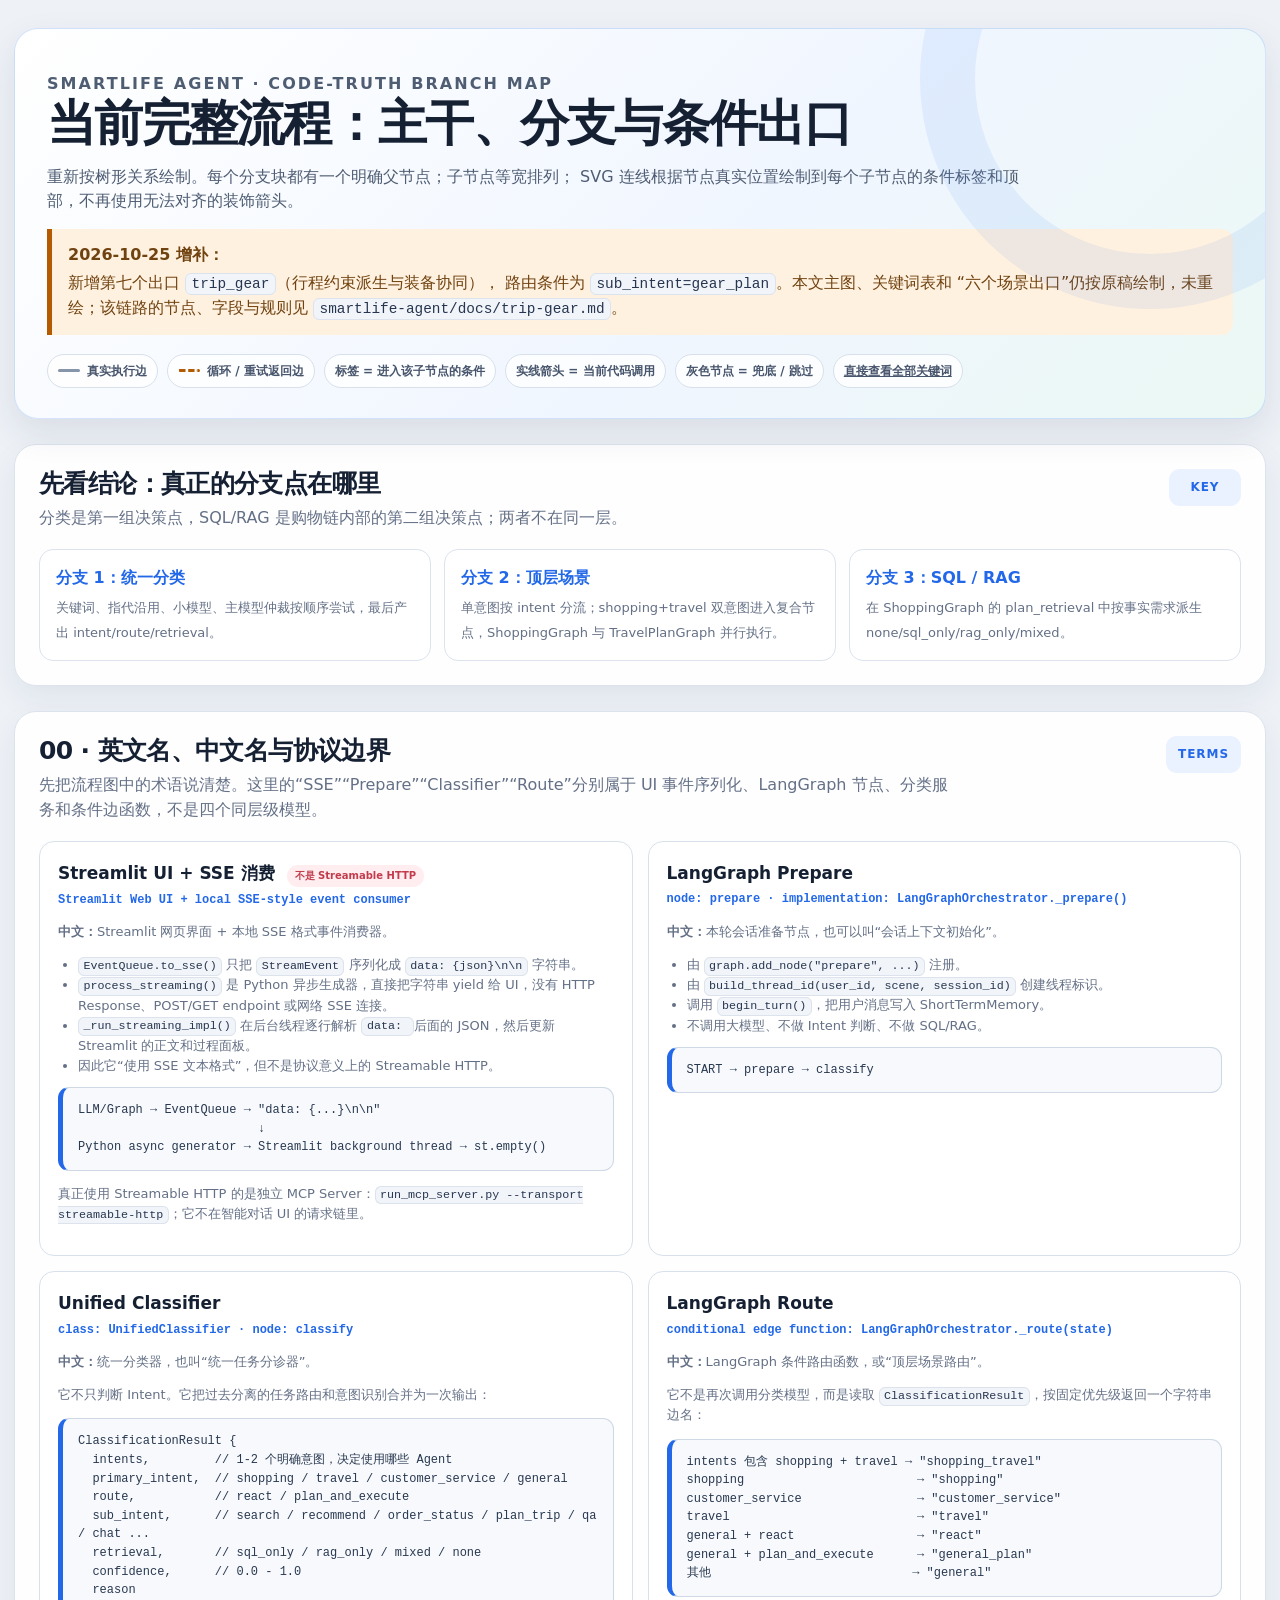
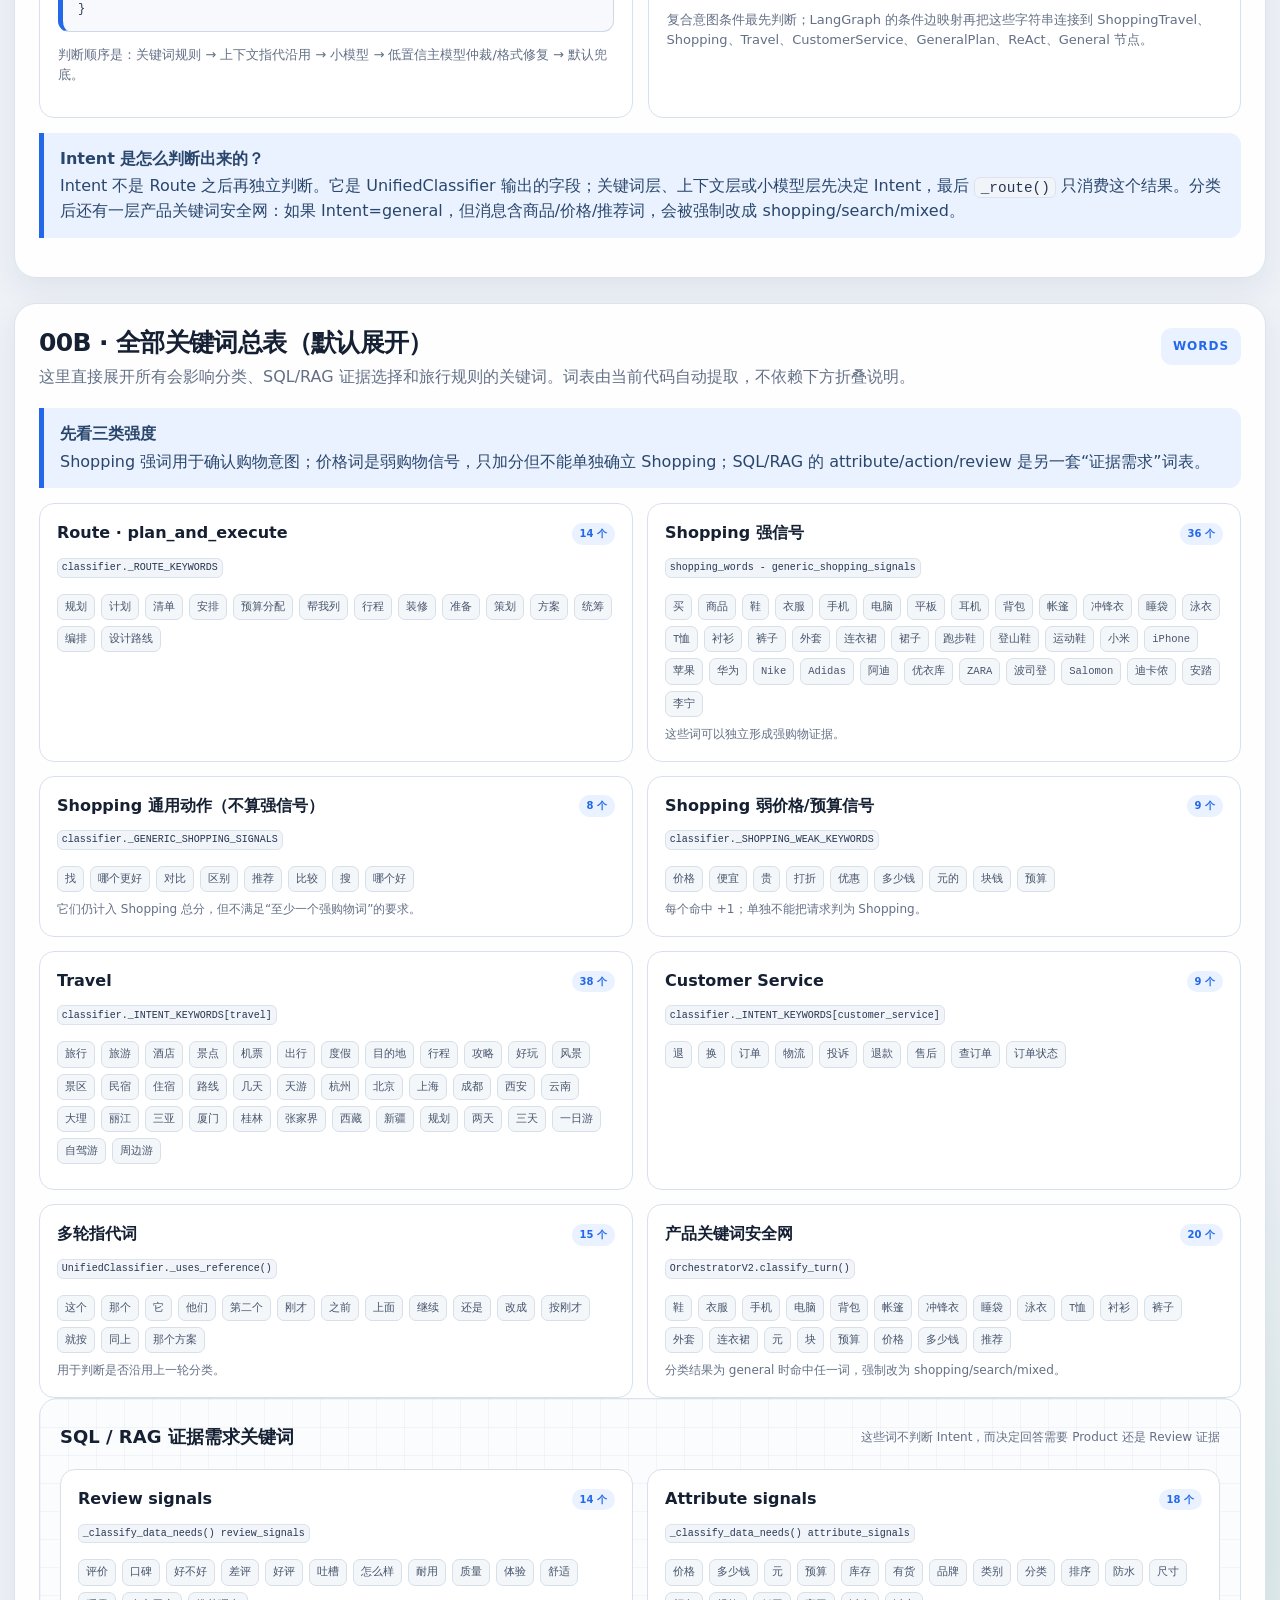
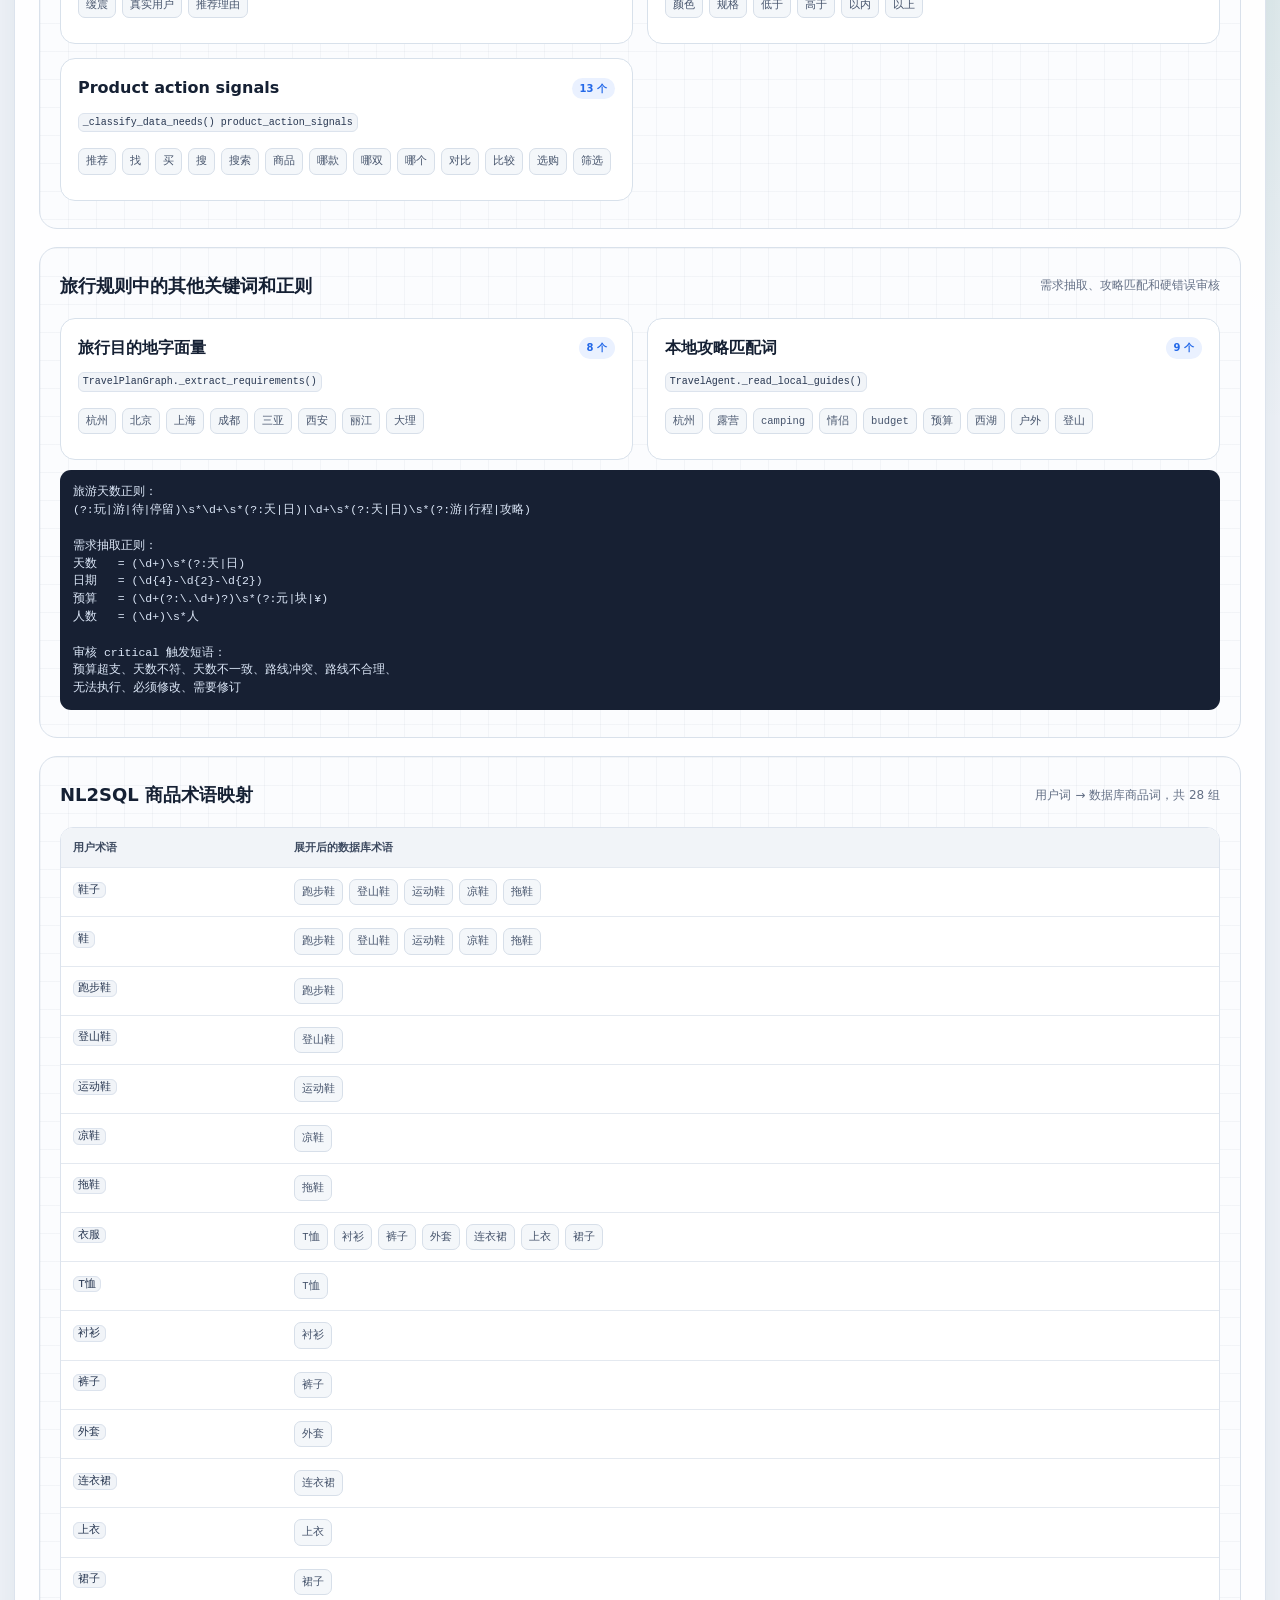
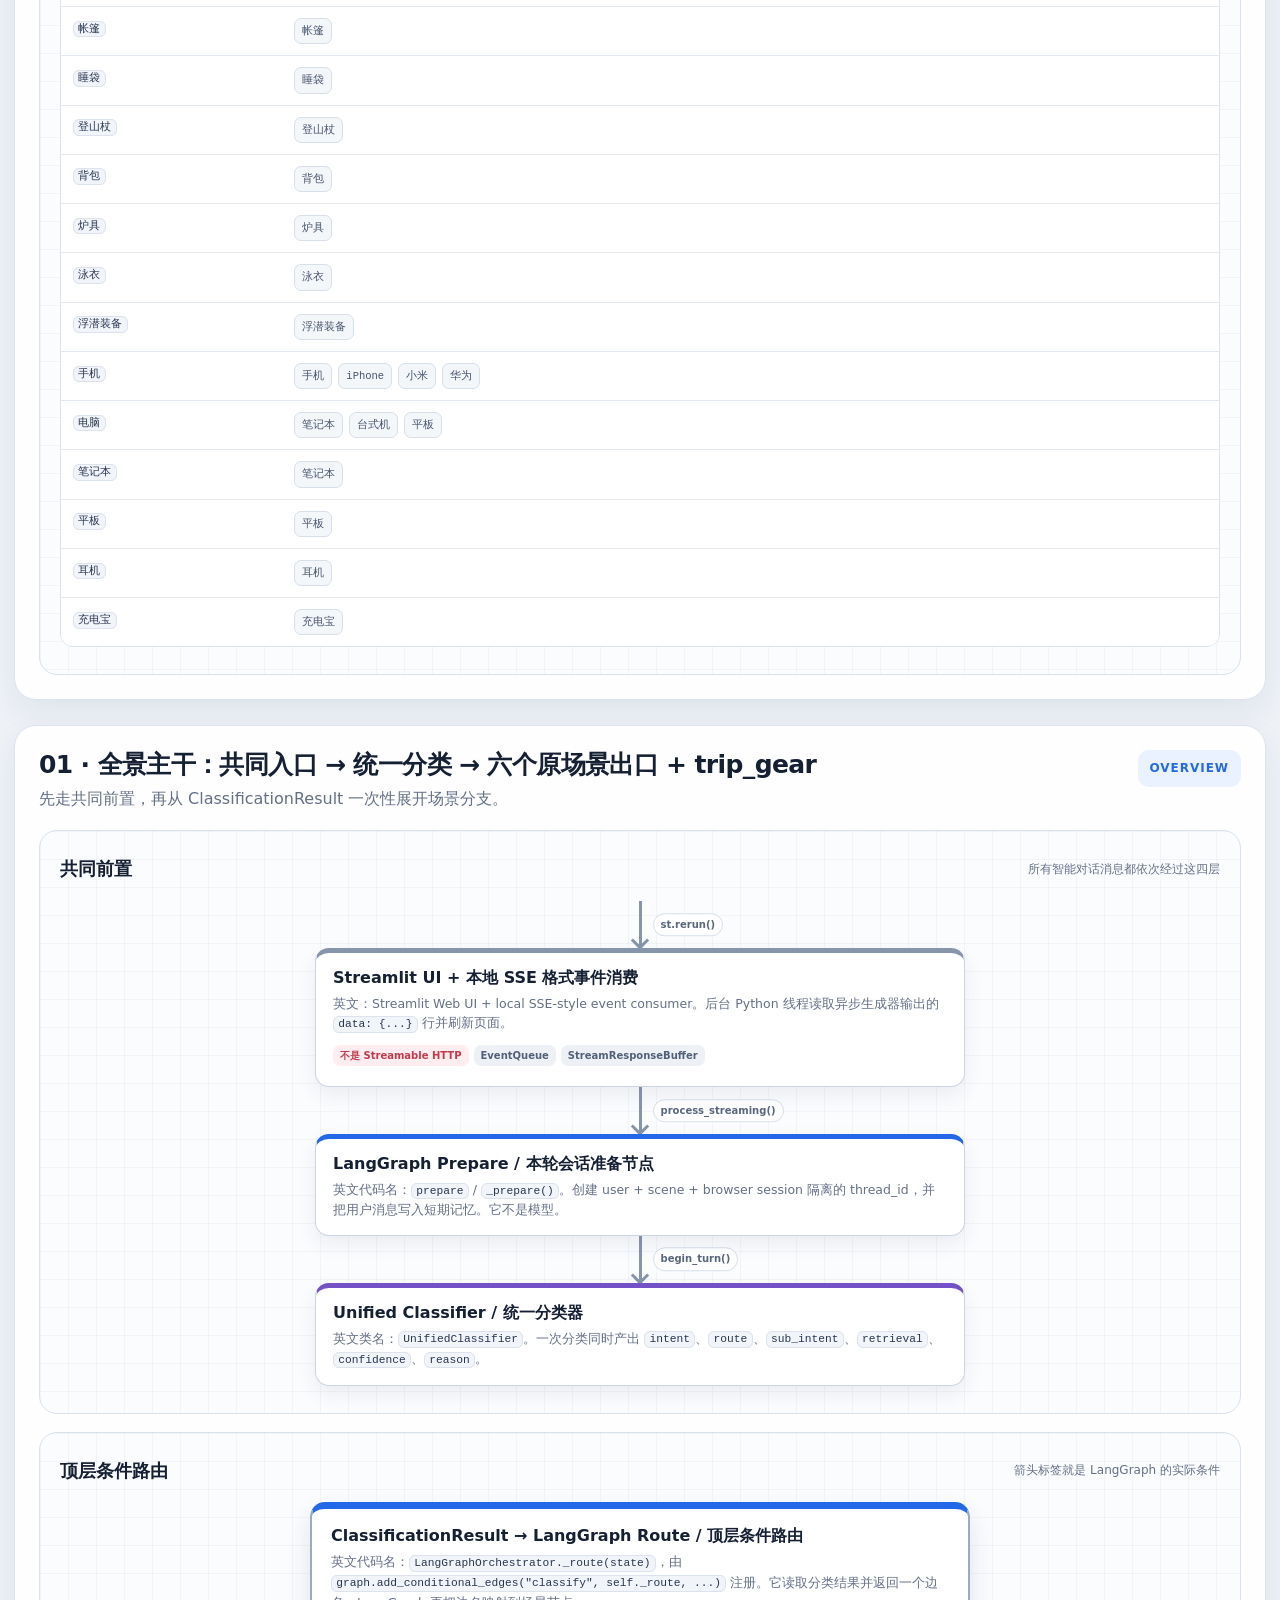
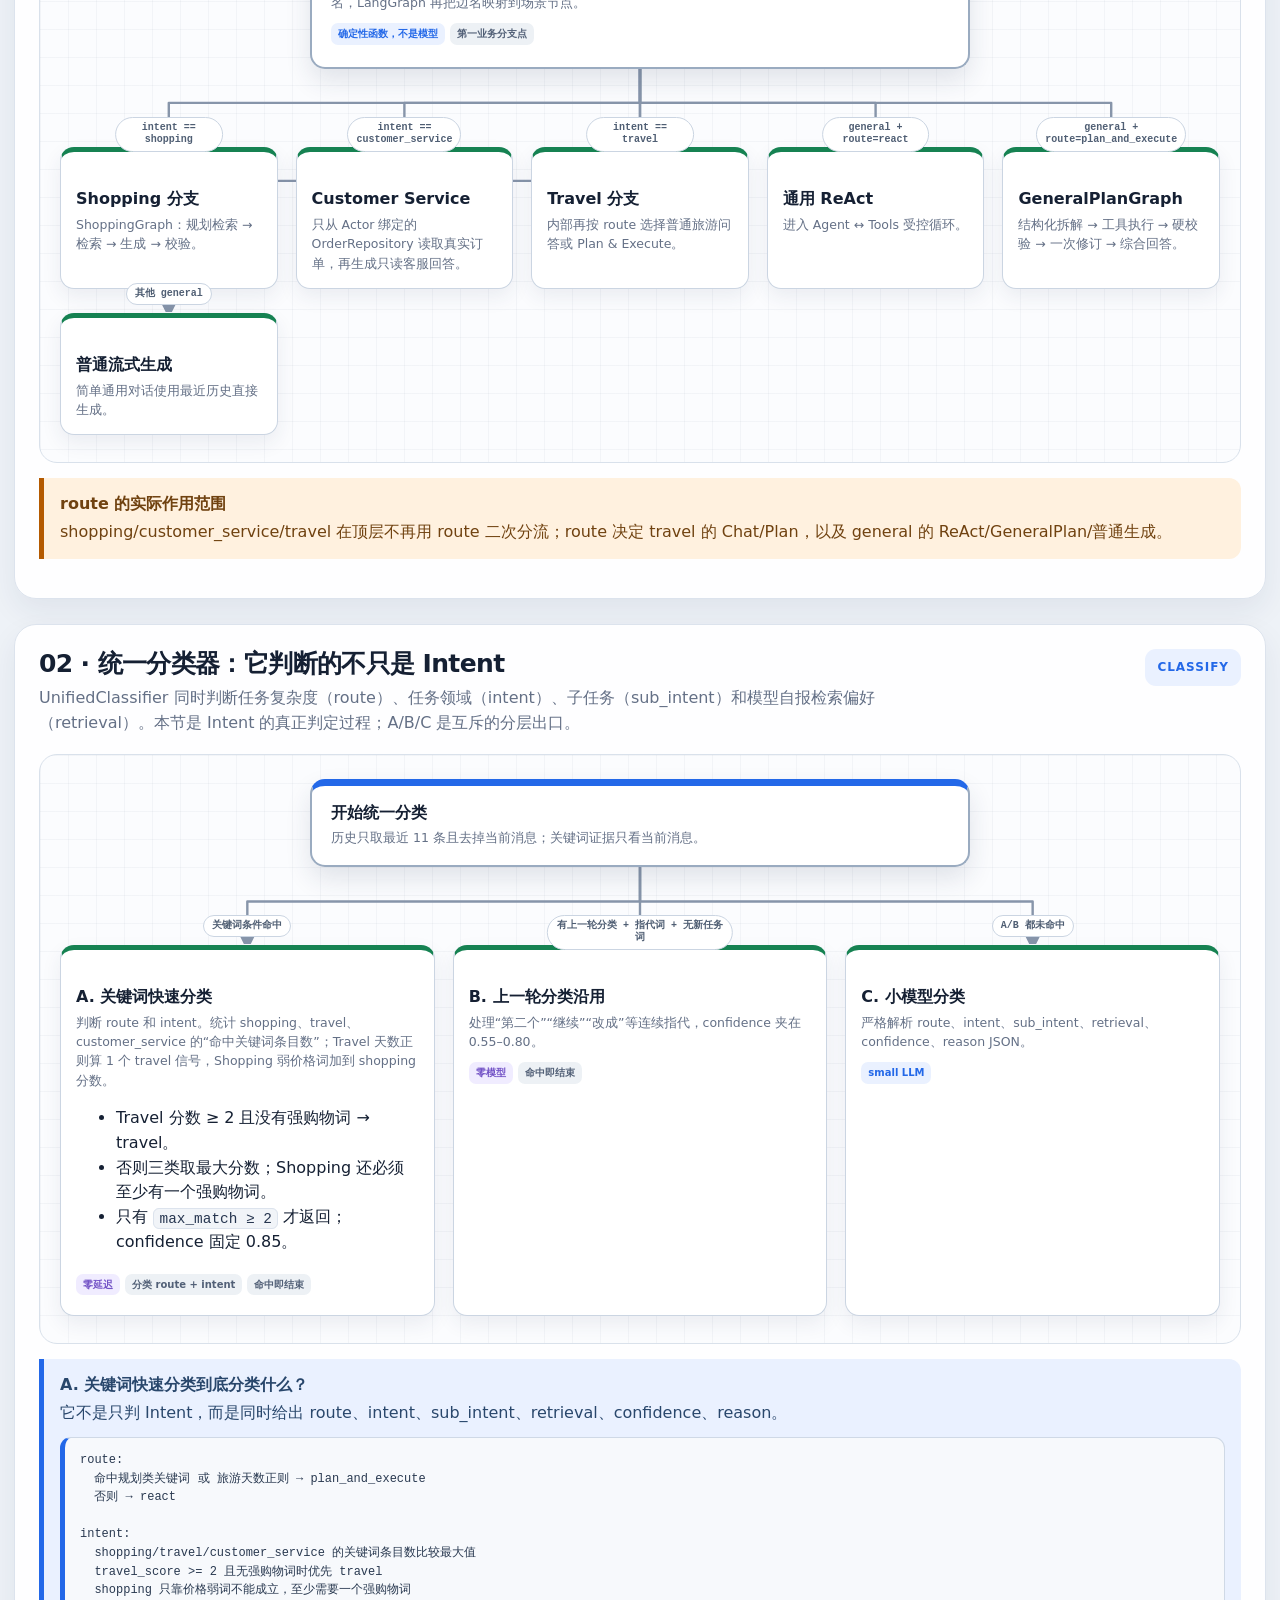
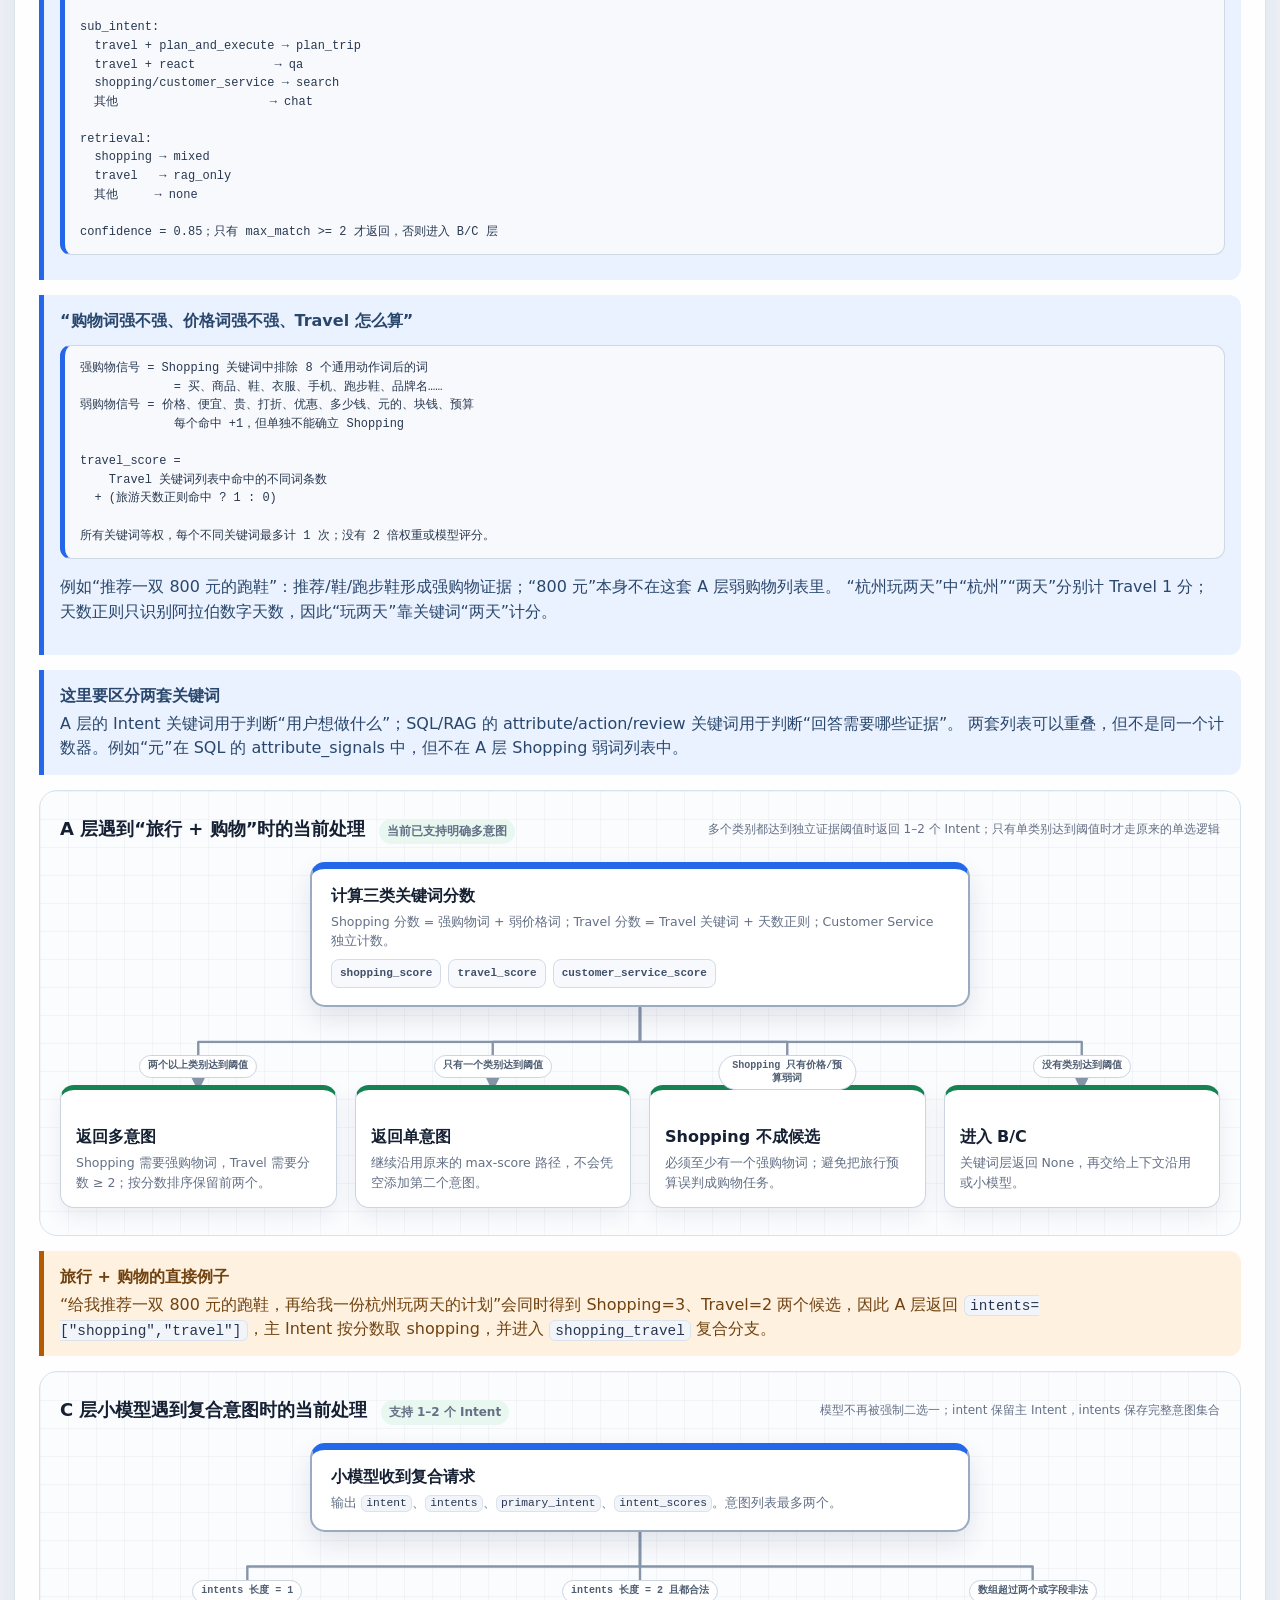
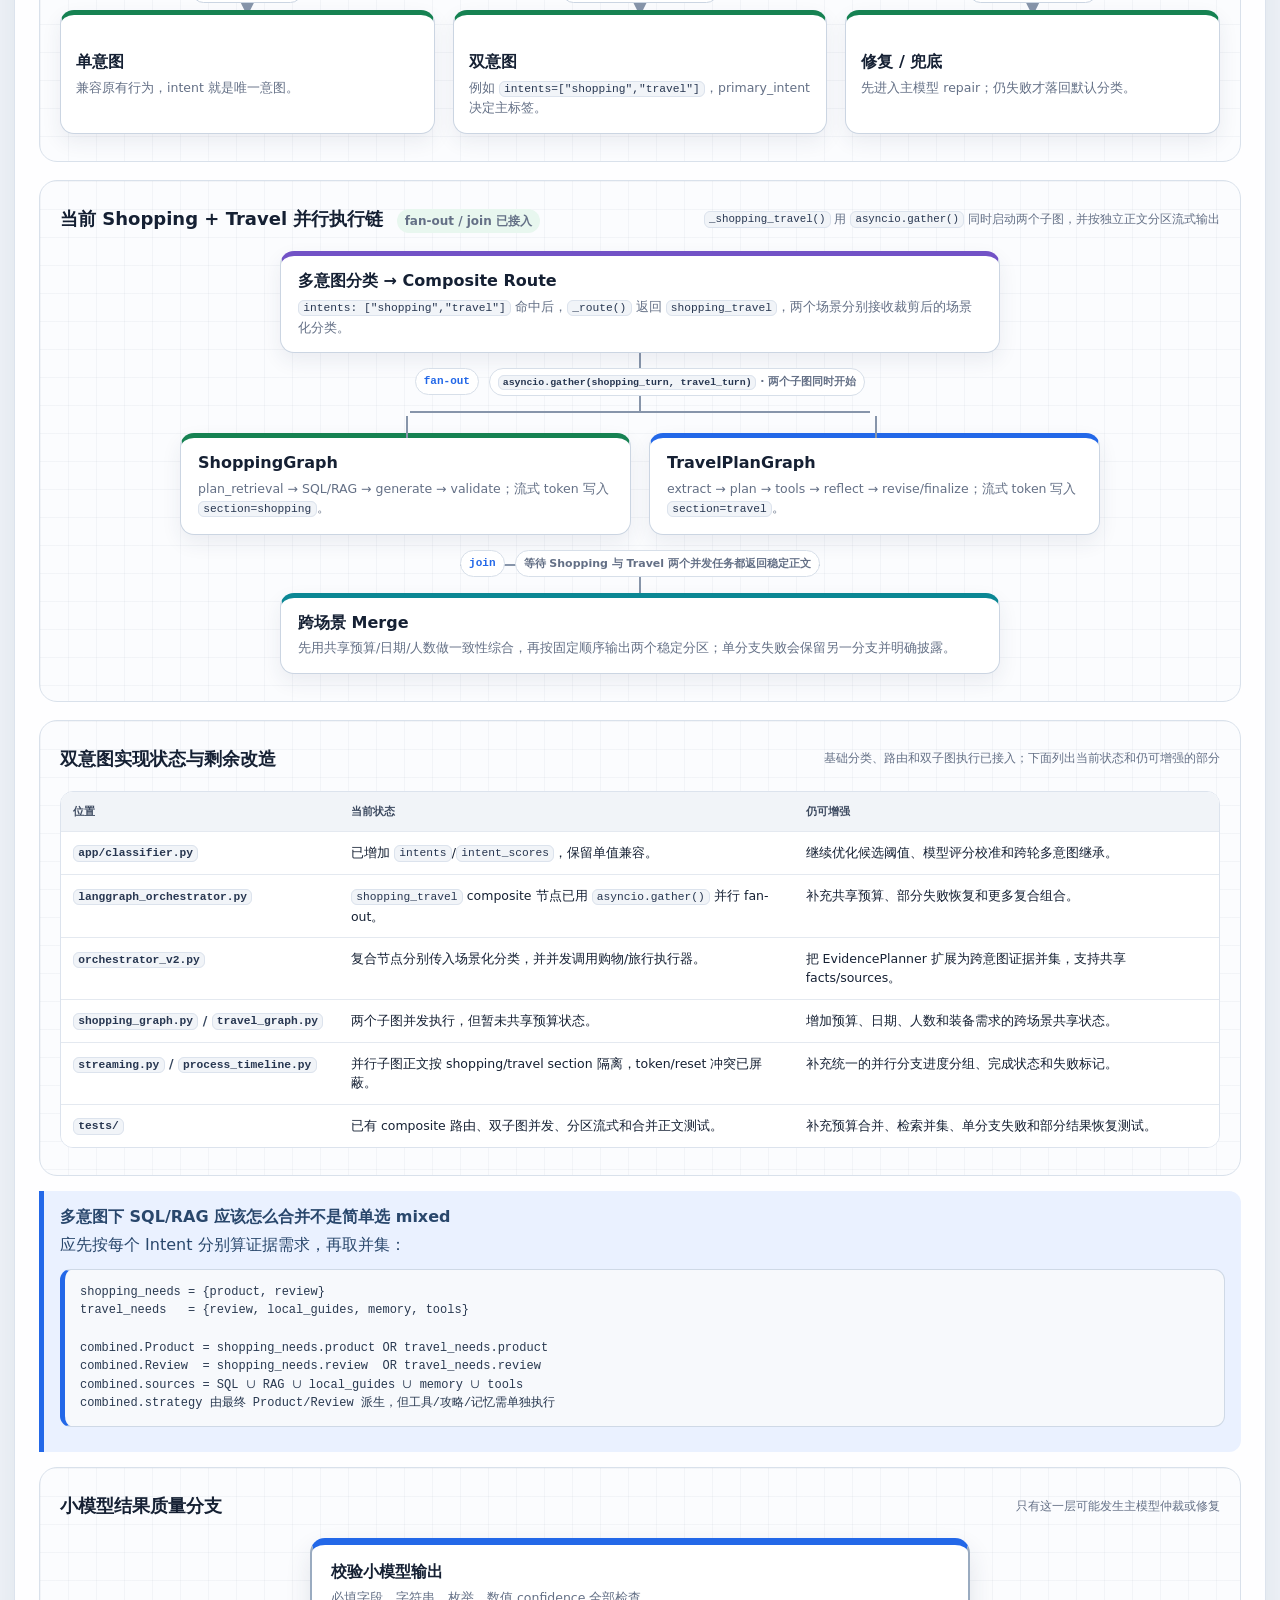
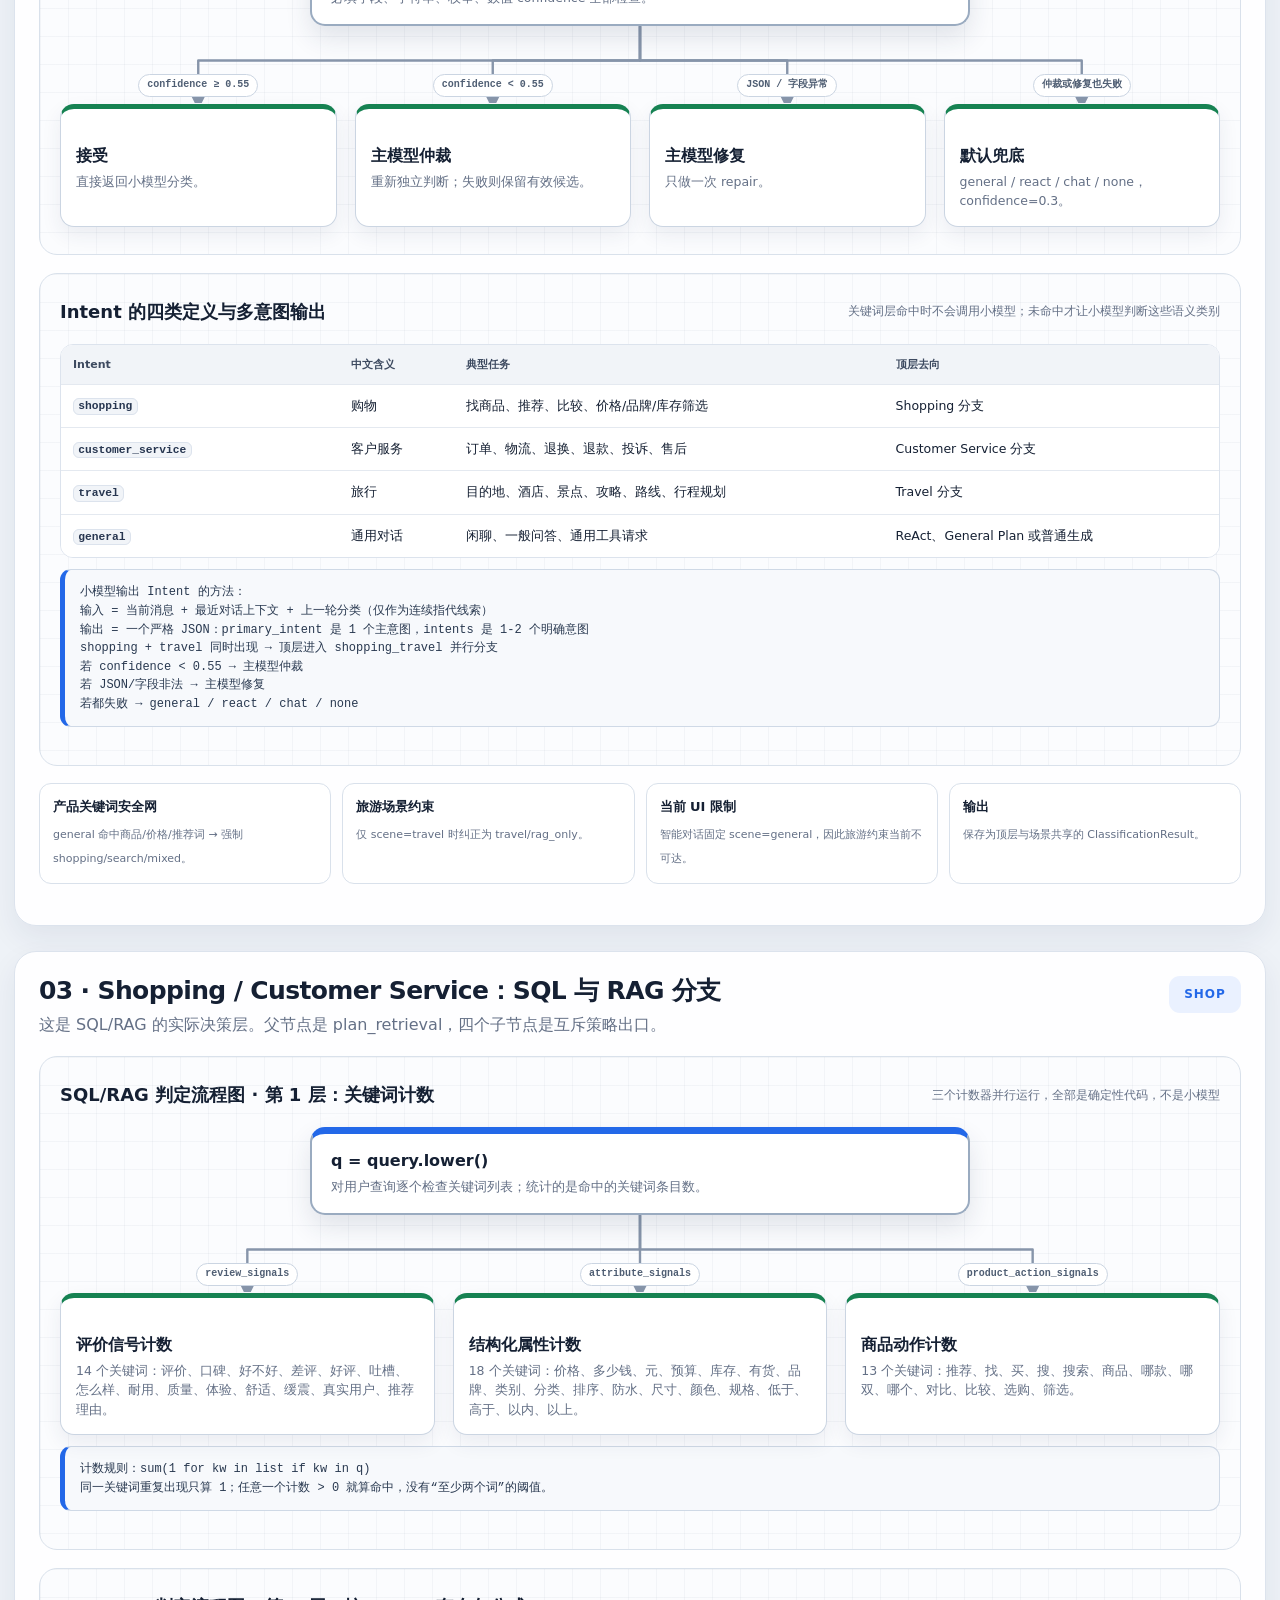
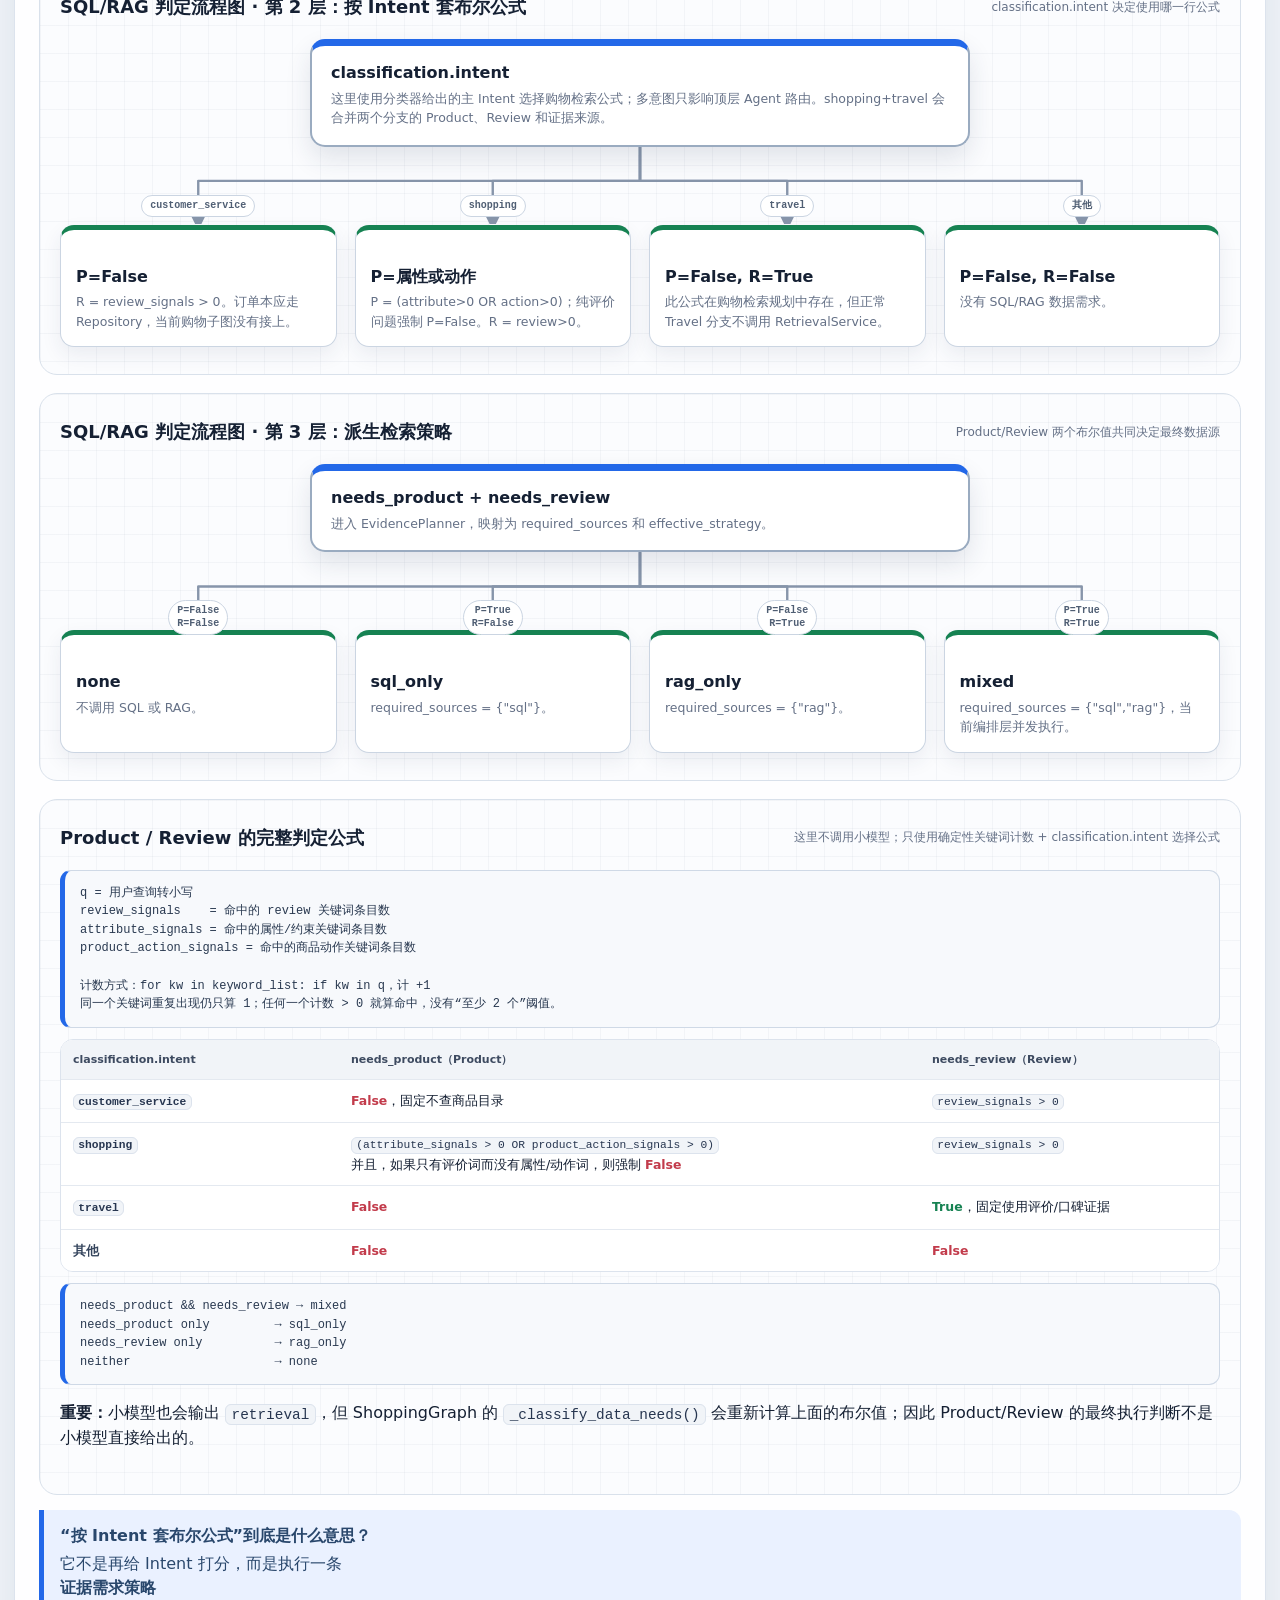
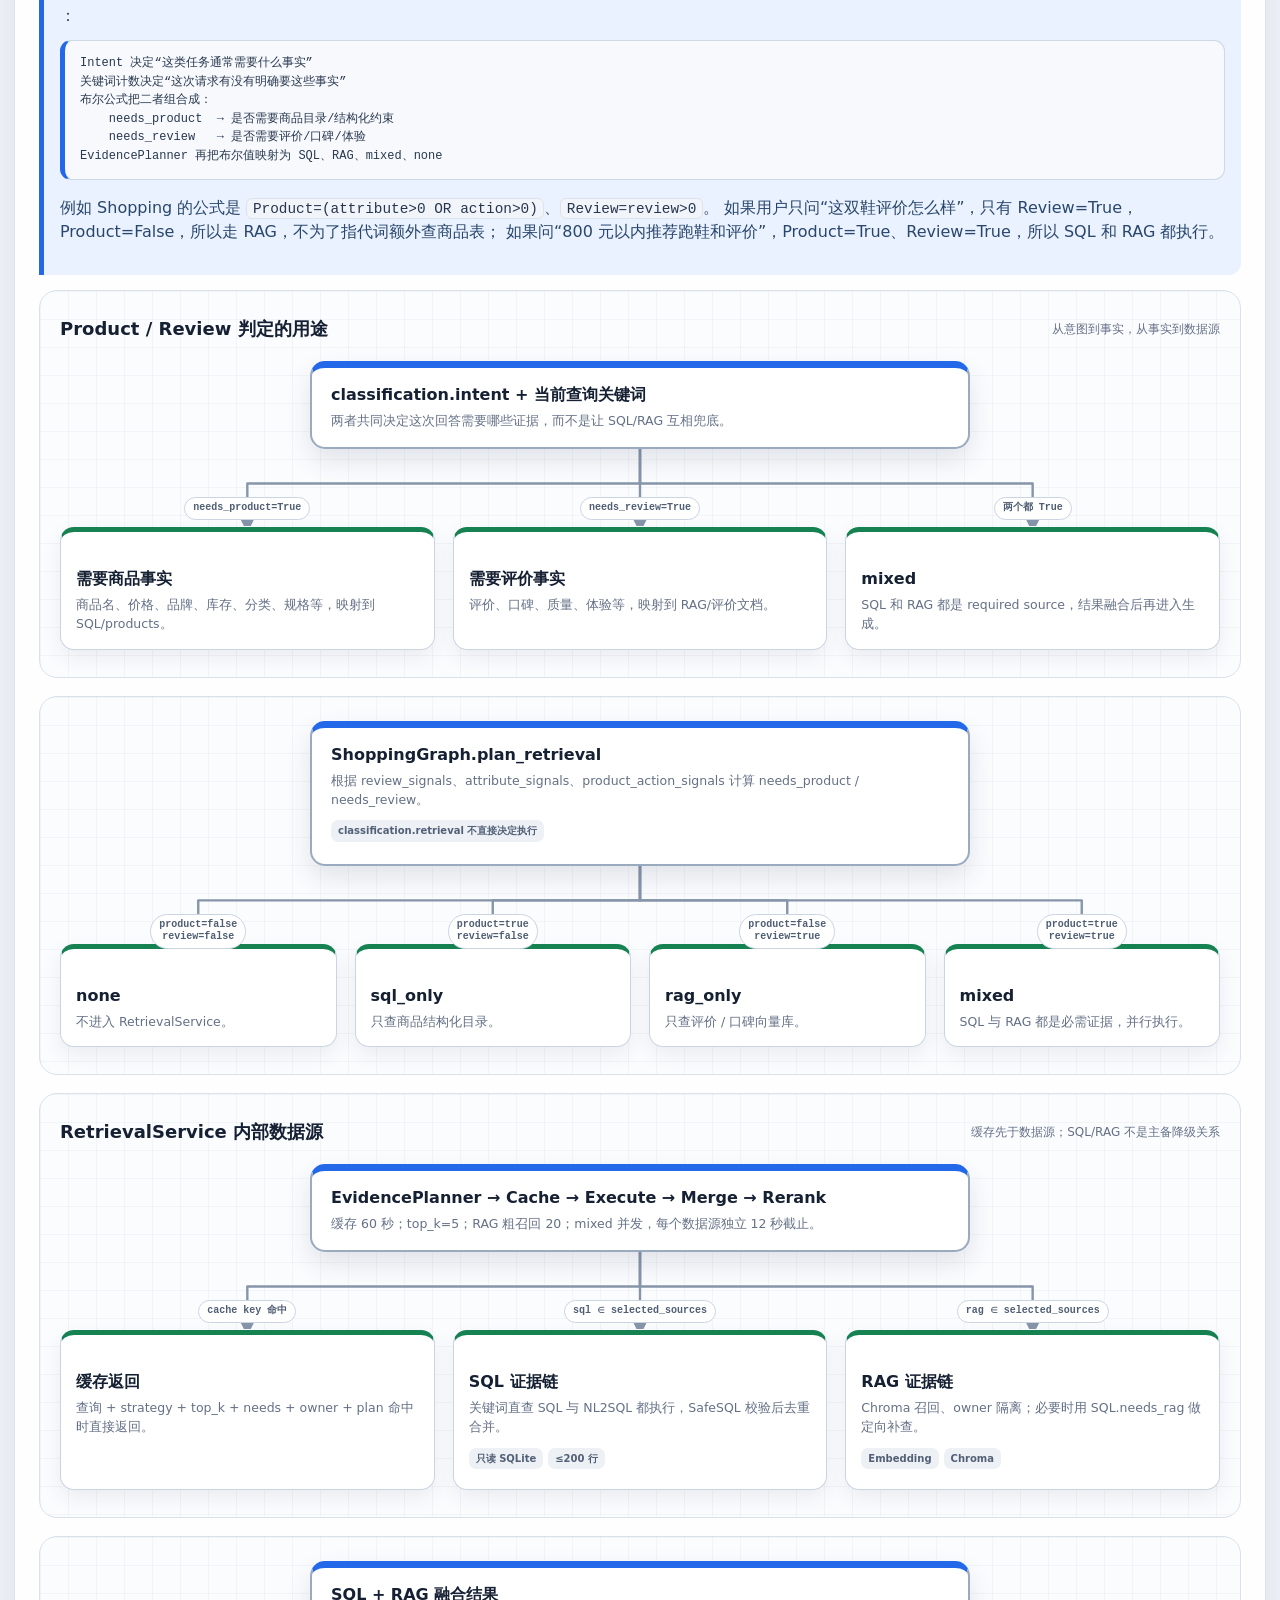
<file: smartlife-agent/docs/current-agent-flow.html>
<!DOCTYPE html>
<html lang="zh-CN">
<head>
  <meta charset="utf-8">
  <meta name="viewport" content="width=device-width, initial-scale=1">
  <title>SmartLife Agent 当前完整分支流程图</title>
  <style>
    :root {
      --bg: #eef2f7;
      --paper: #ffffff;
      --ink: #152033;
      --muted: #647086;
      --line: #8795aa;
      --line-soft: #d5dde8;
      --blue: #2368e8;
      --blue-soft: #eaf1ff;
      --green: #168252;
      --green-soft: #e8f7ef;
      --purple: #7252c6;
      --purple-soft: #f0ecff;
      --cyan: #0b8794;
      --cyan-soft: #e6f7f9;
      --orange: #b45a00;
      --orange-soft: #fff1df;
      --red: #c23b4b;
      --red-soft: #ffedf0;
      --gray-soft: #edf1f5;
      --shadow: 0 14px 35px rgba(25, 42, 71, .10);
    }

    * { box-sizing: border-box; }

    html { scroll-behavior: smooth; }

    body {
      margin: 0;
      color: var(--ink);
      background:
        radial-gradient(circle at 7% -8%, rgba(35,104,232,.12), transparent 31rem),
        radial-gradient(circle at 100% 14%, rgba(22,130,82,.08), transparent 30rem),
        var(--bg);
      font-family: Inter, "PingFang SC", "Microsoft YaHei", system-ui, -apple-system, sans-serif;
      line-height: 1.55;
    }

    code {
      overflow-wrap: anywhere;
      padding: .12em .38em;
      border: 1px solid #dce3ed;
      border-radius: 6px;
      background: #f1f4f8;
      color: #273650;
      font-family: "SFMono-Regular", Consolas, monospace;
      font-size: .90em;
    }

    .page {
      width: min(1500px, calc(100% - 28px));
      margin: 0 auto;
      padding: 28px 0 72px;
    }

    .hero {
      position: relative;
      overflow: hidden;
      padding: 30px 32px;
      border: 1px solid rgba(35,104,232,.18);
      border-radius: 24px;
      background: linear-gradient(135deg, #fff 0%, #f0f6ff 58%, #ebf8f4 100%);
      box-shadow: var(--shadow);
    }

    .hero::after {
      content: "";
      position: absolute;
      right: -115px;
      top: -180px;
      width: 350px;
      height: 350px;
      border: 55px solid rgba(35,104,232,.08);
      border-radius: 50%;
    }

    .eyebrow {
      margin: 0 0 7px;
      color: var(--blue);
      font-size: 12px;
      font-weight: 900;
      letter-spacing: .13em;
      text-transform: uppercase;
    }

    h1 {
      margin: 0;
      font-size: clamp(31px, 4vw, 49px);
      line-height: 1.12;
      letter-spacing: -.035em;
    }

    .hero p {
      max-width: 980px;
      margin: 13px 0 0;
      color: #4f5d73;
      font-size: 16px;
    }

    .legend {
      display: flex;
      flex-wrap: wrap;
      gap: 9px;
      margin-top: 19px;
    }

    .legend-item {
      display: inline-flex;
      align-items: center;
      gap: 7px;
      padding: 7px 10px;
      border: 1px solid #d8e0eb;
      border-radius: 999px;
      background: rgba(255,255,255,.82);
      color: #48566d;
      font-size: 12px;
      font-weight: 800;
    }

    .legend-line {
      width: 22px;
      height: 3px;
      border-radius: 99px;
      background: var(--line);
    }

    .legend-line.dashed {
      height: 0;
      border-top: 3px dashed var(--orange);
      background: none;
    }


    .keyword-grid {
      display: grid;
      grid-template-columns: repeat(2, minmax(0, 1fr));
      gap: 14px;
    }

    .keyword-group {
      min-width: 0;
      padding: 17px;
      border: 1px solid #d8e1eb;
      border-radius: 15px;
      background: #fff;
    }

    .keyword-group-head {
      display: flex;
      align-items: center;
      justify-content: space-between;
      gap: 12px;
      margin-bottom: 7px;
    }

    .keyword-group-head h3 {
      margin: 0;
      font-size: 16px;
    }

    .keyword-group-head span {
      padding: 3px 8px;
      border-radius: 999px;
      background: var(--blue-soft);
      color: var(--blue);
      font-size: 10px;
      font-weight: 900;
      white-space: nowrap;
    }

    .keyword-group > code {
      display: inline-block;
      margin-bottom: 8px;
      font-size: 10px;
    }

    .keyword-group p {
      margin: 8px 0 0;
      color: var(--muted);
      font-size: 12px;
    }

    .keyword-map-table .keywords {
      margin: 0;
    }

    @media (max-width: 760px) {
      .keyword-grid { grid-template-columns: 1fr; }
    }

    .section {
      margin: 25px 0;
      padding: 24px;
      border: 1px solid #dce3ed;
      border-radius: 22px;
      background: rgba(255,255,255,.96);
      box-shadow: 0 12px 30px rgba(30, 48, 78, .07);
    }

    .section-head {
      display: flex;
      align-items: flex-start;
      justify-content: space-between;
      gap: 20px;
      margin-bottom: 18px;
    }

    .section-head h2 {
      margin: 0;
      font-size: 25px;
      line-height: 1.2;
      letter-spacing: -.025em;
    }

    .section-head p {
      max-width: 920px;
      margin: 7px 0 0;
      color: var(--muted);
    }

    .chapter {
      flex: 0 0 auto;
      min-width: 72px;
      padding: 9px 12px;
      border-radius: 11px;
      background: var(--blue-soft);
      color: var(--blue);
      text-align: center;
      font-size: 12px;
      font-weight: 900;
      letter-spacing: .08em;
    }

    .key-points {
      display: grid;
      grid-template-columns: repeat(3, minmax(0, 1fr));
      gap: 13px;
      margin: 18px 0 0;
    }

    .key-point {
      padding: 16px;
      border: 1px solid #dce3ed;
      border-radius: 14px;
      background: #fff;
    }

    .key-point strong {
      display: block;
      margin-bottom: 4px;
      color: var(--blue);
    }

    .key-point span {
      color: var(--muted);
      font-size: 13px;
    }

    .term-grid {
      display: grid;
      grid-template-columns: repeat(2, minmax(0, 1fr));
      gap: 15px;
    }

    .term-card {
      padding: 18px;
      border: 1px solid #d8e1eb;
      border-radius: 15px;
      background: #fff;
    }

    .term-card h3 {
      margin: 0 0 4px;
      font-size: 17px;
    }

    .term-name {
      display: block;
      overflow-wrap: anywhere;
      margin-bottom: 9px;
      color: var(--blue);
      font-family: "SFMono-Regular", Consolas, monospace;
      font-size: 12px;
      font-weight: 850;
    }

    .term-card p,
    .term-card li {
      overflow-wrap: anywhere;
      color: var(--muted);
      font-size: 13px;
    }

    .term-card ul {
      margin: 9px 0 0;
      padding-left: 20px;
    }

    .protocol-no,
    .protocol-part {
      display: inline-flex;
      margin-left: 6px;
      padding: 3px 8px;
      border-radius: 999px;
      font-size: 10px;
      font-weight: 900;
    }

    .protocol-no { background: var(--red-soft); color: var(--red); }
    .protocol-part { background: var(--orange-soft); color: var(--orange); }

    .status-current,
    .status-target {
      display: inline-flex;
      margin-left: 7px;
      padding: 3px 8px;
      border-radius: 999px;
      font-size: 10px;
      font-weight: 900;
    }

    .status-current { background: var(--green-soft); color: var(--green); }
    .status-target { background: var(--purple-soft); color: var(--purple); }

    .score-line {
      display: flex;
      flex-wrap: wrap;
      gap: 7px;
      margin: 9px 0 0;
    }

    .score-chip {
      padding: 5px 8px;
      border: 1px solid #d3dce8;
      border-radius: 8px;
      background: #f7f9fc;
      color: #405069;
      font-family: "SFMono-Regular", Consolas, monospace;
      font-size: 11px;
      font-weight: 800;
    }

    .formula {
      overflow-x: auto;
      margin: 11px 0;
      padding: 13px 15px;
      border: 1px solid #cfd9e6;
      border-left: 5px solid var(--blue);
      border-radius: 11px;
      background: #f7f9fc;
      color: #293950;
      font-family: "SFMono-Regular", Consolas, monospace;
      font-size: 12px;
      white-space: pre-wrap;
    }

    .name-table td:first-child {
      width: 24%;
      font-weight: 850;
      color: #34445c;
    }

    .answer-yes {
      color: var(--green);
      font-weight: 900;
    }

    .answer-no {
      color: var(--red);
      font-weight: 900;
    }

    .diagram {
      position: relative;
      overflow: hidden;
      padding: 24px 20px 27px;
      border: 1px solid #d9e1eb;
      border-radius: 18px;
      background:
        linear-gradient(rgba(92,110,138,.055) 1px, transparent 1px),
        linear-gradient(90deg, rgba(92,110,138,.055) 1px, transparent 1px),
        #fbfcfe;
      background-size: 28px 28px;
    }

    .diagram + .diagram { margin-top: 18px; }

    .diagram-title {
      display: flex;
      align-items: center;
      justify-content: space-between;
      gap: 15px;
      margin-bottom: 18px;
    }

    .diagram-title h3 {
      margin: 0;
      font-size: 18px;
    }

    .diagram-title span {
      color: var(--muted);
      font-size: 12px;
    }

    .chain {
      display: flex;
      flex-direction: column;
      align-items: center;
      width: min(780px, 100%);
      margin: 0 auto;
    }

    .flow-node {
      position: relative;
      z-index: 2;
      width: min(650px, 100%);
      padding: 15px 17px;
      border: 1px solid #cbd5e2;
      border-top: 5px solid var(--blue);
      border-radius: 14px;
      background: #fff;
      box-shadow: 0 8px 20px rgba(35, 53, 83, .08);
    }

    .flow-node h3,
    .branch-node h3,
    .root-node h3 {
      margin: 0 0 5px;
      font-size: 16px;
      line-height: 1.3;
    }

    .flow-node p,
    .branch-node p,
    .root-node p {
      margin: 0;
      color: var(--muted);
      font-size: 12.5px;
    }

    .flow-node .meta,
    .branch-node .meta,
    .root-node .meta {
      margin-top: 8px;
    }

    .node-blue { border-top-color: var(--blue); }
    .node-green { border-top-color: var(--green); }
    .node-purple { border-top-color: var(--purple); }
    .node-cyan { border-top-color: var(--cyan); }
    .node-orange { border-top-color: var(--orange); }
    .node-red { border-top-color: var(--red); }
    .node-gray { border-top-color: var(--line); }

    .chain-link {
      position: relative;
      width: 3px;
      height: 47px;
      background: var(--line);
    }

    .chain-link::after {
      content: "";
      position: absolute;
      left: 50%;
      bottom: 1px;
      width: 10px;
      height: 10px;
      border-right: 3px solid var(--line);
      border-bottom: 3px solid var(--line);
      transform: translateX(-50%) rotate(45deg);
    }

    .chain-link .link-label {
      position: absolute;
      left: 14px;
      top: 50%;
      transform: translateY(-50%);
      padding: 3px 7px;
      border: 1px solid #d7dfe9;
      border-radius: 999px;
      background: #fff;
      color: #5a687d;
      font-size: 10px;
      font-weight: 800;
      white-space: nowrap;
    }

    .parallel-graph {
      width: min(920px, 100%);
      margin: 0 auto;
    }

    .parallel-entry {
      width: min(720px, 100%);
      margin: 0 auto;
    }

    .fanout-label,
    .join-label {
      position: relative;
      display: flex;
      align-items: center;
      justify-content: center;
      gap: 10px;
      width: min(720px, 100%);
      min-height: 58px;
      margin: 0 auto;
      color: var(--muted);
      text-align: center;
    }

    .fanout-label::before,
    .join-label::before {
      content: "";
      position: absolute;
      left: 50%;
      width: 2px;
      height: 100%;
      background: var(--line);
      transform: translateX(-50%);
    }

    .fanout-label strong,
    .join-label strong,
    .fanout-label span,
    .join-label span {
      position: relative;
      z-index: 2;
      padding: 4px 8px;
      border: 1px solid #d7dfe9;
      border-radius: 999px;
      background: #fff;
    }

    .fanout-label strong,
    .join-label strong {
      color: var(--blue);
      font-family: "SFMono-Regular", Consolas, monospace;
      font-size: 11px;
    }

    .fanout-label span,
    .join-label span {
      font-size: 11px;
      font-weight: 750;
    }

    .parallel-branches {
      position: relative;
      display: grid;
      grid-template-columns: repeat(2, minmax(0, 1fr));
      gap: 18px;
      margin-top: 22px;
    }

    .parallel-branches::before {
      content: "";
      position: absolute;
      left: 25%;
      right: 25%;
      top: -22px;
      height: 22px;
      border-top: 2px solid var(--line);
    }

    .parallel-branch {
      width: 100%;
    }

    .parallel-branch::before {
      content: "";
      position: absolute;
      left: 50%;
      top: -22px;
      width: 2px;
      height: 22px;
      background: var(--line);
    }

    .join-label {
      margin-top: 0;
    }

    .join-label::after {
      content: "";
      position: absolute;
      left: 25%;
      right: 25%;
      top: 50%;
      height: 2px;
      background: var(--line);
    }

    .join-label::before {
      top: 50%;
      height: 50%;
    }

    .tree-block {
      position: relative;
      min-width: 0;
    }

    .root-node {
      position: relative;
      z-index: 3;
      width: min(660px, 100%);
      margin: 0 auto;
      padding: 17px 19px;
      border: 2px solid #9aabc0;
      border-top: 7px solid var(--blue);
      border-radius: 15px;
      background: #fff;
      box-shadow: 0 12px 26px rgba(30, 50, 83, .12);
    }

    .tree-children {
      position: relative;
      z-index: 3;
      display: grid;
      grid-template-columns: repeat(var(--cols, 2), minmax(0, 1fr));
      gap: 24px 18px;
      margin-top: 78px;
    }

    .tree-children.rows-2 {
      margin-top: 74px;
    }

    .branch-node {
      position: relative;
      min-width: 0;
      padding: 37px 15px 15px;
      border: 1px solid #cbd5e2;
      border-top: 5px solid var(--green);
      border-radius: 14px;
      background: #fff;
      box-shadow: 0 8px 20px rgba(35, 53, 83, .08);
    }

    .edge-label {
      position: absolute;
      top: -35px;
      left: 50%;
      z-index: 4;
      max-width: calc(100% - 8px);
      transform: translateX(-50%);
      padding: 4px 8px;
      border: 1px solid #cbd5e2;
      border-radius: 999px;
      background: #fff;
      color: #4f5e73;
      text-align: center;
      font-family: "SFMono-Regular", Consolas, monospace;
      font-size: 10px;
      font-weight: 800;
      line-height: 1.25;
      white-space: normal;
    }

    svg.tree-lines {
      position: absolute;
      inset: 0;
      z-index: 1;
      overflow: visible;
      pointer-events: none;
    }

    svg.tree-lines path {
      fill: none;
      stroke: var(--line);
      stroke-width: 2.4;
      stroke-linecap: round;
      stroke-linejoin: round;
    }

    svg.tree-lines path.loop {
      stroke: var(--orange);
      stroke-dasharray: 7 5;
    }

    .tag {
      display: inline-flex;
      margin: 0 5px 5px 0;
      padding: 3px 7px;
      border-radius: 7px;
      background: var(--gray-soft);
      color: #526077;
      font-size: 10px;
      font-weight: 850;
    }

    .tag.blue { background: var(--blue-soft); color: var(--blue); }
    .tag.green { background: var(--green-soft); color: var(--green); }
    .tag.purple { background: var(--purple-soft); color: var(--purple); }
    .tag.orange { background: var(--orange-soft); color: var(--orange); }
    .tag.red { background: var(--red-soft); color: var(--red); }

    .decision-strip {
      display: grid;
      grid-template-columns: repeat(4, minmax(0, 1fr));
      gap: 11px;
      margin: 17px 0;
    }

    .decision {
      padding: 13px;
      border: 1px solid #d9e1eb;
      border-radius: 12px;
      background: #fff;
    }

    .decision b {
      display: block;
      margin-bottom: 3px;
      font-size: 13px;
    }

    .decision span {
      color: var(--muted);
      font-size: 11px;
    }

    .callout {
      margin: 15px 0;
      padding: 14px 16px;
      border-left: 5px solid var(--blue);
      border-radius: 0 12px 12px 0;
      background: var(--blue-soft);
      color: #29476c;
    }

    .callout.warning {
      border-left-color: var(--orange);
      background: var(--orange-soft);
      color: #704210;
    }

    .callout.danger {
      border-left-color: var(--red);
      background: var(--red-soft);
      color: #752e37;
    }

    .callout strong {
      display: block;
      margin-bottom: 3px;
    }

    .split {
      display: grid;
      grid-template-columns: repeat(2, minmax(0, 1fr));
      gap: 16px;
    }

    .panel {
      padding: 18px;
      border: 1px solid #dbe3ed;
      border-radius: 15px;
      background: #fff;
    }

    .panel h3 {
      margin: 0 0 7px;
      font-size: 17px;
    }

    .panel p,
    .panel li {
      color: var(--muted);
      font-size: 13px;
    }

    .panel ul {
      margin: 9px 0 0;
      padding-left: 20px;
    }

    .panel li + li { margin-top: 5px; }

    .aux-grid {
      display: grid;
      grid-template-columns: repeat(4, minmax(0, 1fr));
      gap: 13px;
    }

    .aux-card {
      padding: 17px;
      border: 1px solid #d9e1eb;
      border-radius: 14px;
      background: #fff;
    }

    .aux-card h3 {
      margin: 0 0 6px;
      font-size: 15px;
    }

    .aux-card p,
    .aux-card li {
      color: var(--muted);
      font-size: 12px;
    }

    .aux-card ul {
      margin: 8px 0 0;
      padding-left: 18px;
    }

    details {
      border: 1px solid #dce3ed;
      border-radius: 12px;
      background: #fff;
    }

    details + details { margin-top: 9px; }

    summary {
      padding: 13px 15px;
      cursor: pointer;
      font-weight: 850;
    }

    .details-body {
      padding: 0 15px 15px;
      color: var(--muted);
      font-size: 13px;
    }

    .keywords {
      display: flex;
      flex-wrap: wrap;
      gap: 6px;
      margin: 8px 0;
    }

    .keyword {
      padding: 4px 7px;
      border: 1px solid #d7dfe9;
      border-radius: 7px;
      background: #f4f7fa;
      color: #46546c;
      font-family: "SFMono-Regular", Consolas, monospace;
      font-size: 10.5px;
    }

    .code-block {
      overflow-x: auto;
      margin: 10px 0 0;
      padding: 13px;
      border-radius: 11px;
      background: #172033;
      color: #dce7f8;
      font-family: "SFMono-Regular", Consolas, monospace;
      font-size: 11.5px;
      white-space: pre-wrap;
    }

    .table-wrap {
      overflow-x: auto;
      border: 1px solid #dce3ed;
      border-radius: 13px;
    }

    table {
      width: 100%;
      border-collapse: collapse;
      background: #fff;
      font-size: 12.5px;
    }

    th, td {
      padding: 11px 12px;
      border-bottom: 1px solid #e4e9f0;
      text-align: left;
      vertical-align: top;
    }

    th {
      background: #f1f4f8;
      color: #3d4a60;
      font-size: 11px;
    }

    tr:last-child td { border-bottom: 0; }

    .priority-high,
    .priority-medium,
    .priority-low {
      display: inline-block;
      min-width: 45px;
      padding: 3px 7px;
      border-radius: 7px;
      text-align: center;
      font-size: 10px;
      font-weight: 900;
    }

    .priority-high { background: var(--red-soft); color: var(--red); }
    .priority-medium { background: var(--orange-soft); color: var(--orange); }
    .priority-low { background: var(--gray-soft); color: #5b687c; }

    .footer {
      padding: 22px;
      color: var(--muted);
      text-align: center;
      font-size: 11px;
    }

    @media (max-width: 1050px) {
      .key-points,
      .decision-strip,
      .aux-grid { grid-template-columns: repeat(2, minmax(0, 1fr)); }
      .split { grid-template-columns: 1fr; }
    }

    @media (max-width: 760px) {
      .page { width: min(100% - 16px, 1500px); }
      .hero { padding: 23px 19px; }
      .section { padding: 17px 12px; }
      .section-head { flex-direction: column; }
      .key-points,
      .decision-strip,
      .term-grid,
      .aux-grid { grid-template-columns: 1fr; }
      .diagram {
        overflow-x: auto;
        padding-left: 10px;
        padding-right: 10px;
      }
      .diagram > .tree-block {
        min-width: 920px;
      }
      .tree-children {
        gap: 22px 14px;
        margin-top: 70px !important;
      }
      .branch-node {
        padding: 39px 11px 13px;
      }
      .parallel-branches {
        grid-template-columns: 1fr;
      }
      .parallel-branches::before,
      .parallel-branch::before,
      .join-label::after {
        display: none;
      }
      .fanout-label,
      .join-label {
        flex-direction: column;
        gap: 5px;
      }
      .edge-label {
        top: -37px;
        max-width: calc(100% - 2px);
      }
    }

    @media print {
      body { background: #fff; }
      .section, .hero { box-shadow: none; }
      .section, .diagram { break-inside: avoid; }
      details > .details-body { display: block; }
    }
  </style>
</head>
<body>
  <main class="page">
    <header class="hero">
      <p class="eyebrow">SmartLife Agent · code-truth branch map</p>
      <h1>当前完整流程：主干、分支与条件出口</h1>
      <p>
        重新按树形关系绘制。每个分支块都有一个明确父节点；子节点等宽排列；
        SVG 连线根据节点真实位置绘制到每个子节点的条件标签和顶部，不再使用无法对齐的装饰箭头。
      </p>
      <div class="callout warning">
        <strong>2026-10-25 增补：</strong>
        新增第七个出口 <code>trip_gear</code>（行程约束派生与装备协同），
        路由条件为 <code>sub_intent=gear_plan</code>。本文主图、关键词表和
        “六个场景出口”仍按原稿绘制，未重绘；该链路的节点、字段与规则见
        <code>smartlife-agent/docs/trip-gear.md</code>。
      </div>
      <div class="legend">
        <span class="legend-item"><span class="legend-line"></span>真实执行边</span>
        <span class="legend-item"><span class="legend-line dashed"></span>循环 / 重试返回边</span>
        <span class="legend-item">标签 = 进入该子节点的条件</span>
        <span class="legend-item">实线箭头 = 当前代码调用</span>
        <span class="legend-item">灰色节点 = 兜底 / 跳过</span>
        <a class="legend-item" href="#keyword-inventory">直接查看全部关键词</a>
      </div>
    </header>

    <section class="section">
      <div class="section-head">
        <div>
          <h2>先看结论：真正的分支点在哪里</h2>
          <p>分类是第一组决策点，SQL/RAG 是购物链内部的第二组决策点；两者不在同一层。</p>
        </div>
        <div class="chapter">KEY</div>
      </div>
      <div class="key-points">
        <article class="key-point"><strong>分支 1：统一分类</strong><span>关键词、指代沿用、小模型、主模型仲裁按顺序尝试，最后产出 intent/route/retrieval。</span></article>
        <article class="key-point"><strong>分支 2：顶层场景</strong><span>单意图按 intent 分流；shopping+travel 双意图进入复合节点，ShoppingGraph 与 TravelPlanGraph 并行执行。</span></article>
        <article class="key-point"><strong>分支 3：SQL / RAG</strong><span>在 ShoppingGraph 的 plan_retrieval 中按事实需求派生 none/sql_only/rag_only/mixed。</span></article>
      </div>
    </section>

    <section class="section">
      <div class="section-head">
        <div>
          <h2>00 · 英文名、中文名与协议边界</h2>
          <p>先把流程图中的术语说清楚。这里的“SSE”“Prepare”“Classifier”“Route”分别属于 UI 事件序列化、LangGraph 节点、分类服务和条件边函数，不是四个同层级模型。</p>
        </div>
        <div class="chapter">TERMS</div>
      </div>

      <div class="term-grid">
        <article class="term-card">
          <h3>Streamlit UI + SSE 消费 <span class="protocol-no">不是 Streamable HTTP</span></h3>
          <span class="term-name">Streamlit Web UI + local SSE-style event consumer</span>
          <p><strong>中文：</strong>Streamlit 网页界面 + 本地 SSE 格式事件消费器。</p>
          <ul>
            <li><code>EventQueue.to_sse()</code> 只把 <code>StreamEvent</code> 序列化成 <code>data: {json}\n\n</code> 字符串。</li>
            <li><code>process_streaming()</code> 是 Python 异步生成器，直接把字符串 yield 给 UI，没有 HTTP Response、POST/GET endpoint 或网络 SSE 连接。</li>
            <li><code>_run_streaming_impl()</code> 在后台线程逐行解析 <code>data: </code> 后面的 JSON，然后更新 Streamlit 的正文和过程面板。</li>
            <li>因此它“使用 SSE 文本格式”，但不是协议意义上的 Streamable HTTP。</li>
          </ul>
          <div class="formula">LLM/Graph → EventQueue → "data: {...}\n\n"
                         ↓
Python async generator → Streamlit background thread → st.empty()</div>
          <p>真正使用 Streamable HTTP 的是独立 MCP Server：<code>run_mcp_server.py --transport streamable-http</code>；它不在智能对话 UI 的请求链里。</p>
        </article>

        <article class="term-card">
          <h3>LangGraph Prepare</h3>
          <span class="term-name">node: prepare · implementation: LangGraphOrchestrator._prepare()</span>
          <p><strong>中文：</strong>本轮会话准备节点，也可以叫“会话上下文初始化”。</p>
          <ul>
            <li>由 <code>graph.add_node("prepare", ...)</code> 注册。</li>
            <li>由 <code>build_thread_id(user_id, scene, session_id)</code> 创建线程标识。</li>
            <li>调用 <code>begin_turn()</code>，把用户消息写入 ShortTermMemory。</li>
            <li>不调用大模型、不做 Intent 判断、不做 SQL/RAG。</li>
          </ul>
          <div class="formula">START → prepare → classify</div>
        </article>

        <article class="term-card">
          <h3>Unified Classifier</h3>
          <span class="term-name">class: UnifiedClassifier · node: classify</span>
          <p><strong>中文：</strong>统一分类器，也叫“统一任务分诊器”。</p>
          <p>它不只判断 Intent。它把过去分离的任务路由和意图识别合并为一次输出：</p>
          <div class="formula">ClassificationResult {
  intents,         // 1-2 个明确意图，决定使用哪些 Agent
  primary_intent,  // shopping / travel / customer_service / general
  route,           // react / plan_and_execute
  sub_intent,      // search / recommend / order_status / plan_trip / qa / chat ...
  retrieval,       // sql_only / rag_only / mixed / none
  confidence,      // 0.0 - 1.0
  reason
}</div>
          <p>判断顺序是：关键词规则 → 上下文指代沿用 → 小模型 → 低置信主模型仲裁/格式修复 → 默认兜底。</p>
        </article>

        <article class="term-card">
          <h3>LangGraph Route</h3>
          <span class="term-name">conditional edge function: LangGraphOrchestrator._route(state)</span>
          <p><strong>中文：</strong>LangGraph 条件路由函数，或“顶层场景路由”。</p>
          <p>它不是再次调用分类模型，而是读取 <code>ClassificationResult</code>，按固定优先级返回一个字符串边名：</p>
          <div class="formula">intents 包含 shopping + travel → "shopping_travel"
shopping                        → "shopping"
customer_service                → "customer_service"
travel                          → "travel"
general + react                 → "react"
general + plan_and_execute      → "general_plan"
其他                            → "general"</div>
          <p>复合意图条件最先判断；LangGraph 的条件边映射再把这些字符串连接到 ShoppingTravel、Shopping、Travel、CustomerService、GeneralPlan、ReAct、General 节点。</p>
        </article>
      </div>

      <div class="callout">
        <strong>Intent 是怎么判断出来的？</strong>
        Intent 不是 Route 之后再独立判断。它是 UnifiedClassifier 输出的字段；关键词层、上下文层或小模型层先决定 Intent，最后 <code>_route()</code> 只消费这个结果。分类后还有一层产品关键词安全网：如果 Intent=general，但消息含商品/价格/推荐词，会被强制改成 shopping/search/mixed。
      </div>
    </section>


    <section class="section" id="keyword-inventory">
      <div class="section-head">
        <div>
          <h2>00B · 全部关键词总表（默认展开）</h2>
          <p>这里直接展开所有会影响分类、SQL/RAG 证据选择和旅行规则的关键词。词表由当前代码自动提取，不依赖下方折叠说明。</p>
        </div>
        <div class="chapter">WORDS</div>
      </div>

      <div class="callout">
        <strong>先看三类强度</strong>
        Shopping 强词用于确认购物意图；价格词是弱购物信号，只加分但不能单独确立 Shopping；SQL/RAG 的 attribute/action/review 是另一套“证据需求”词表。
      </div>

      <div class="keyword-grid">
        <article class="keyword-group">
  <div class="keyword-group-head"><h3>Route · plan_and_execute</h3><span>14 个</span></div>
  <code>classifier._ROUTE_KEYWORDS</code>
  <div class="keywords"><span class="keyword">规划</span><span class="keyword">计划</span><span class="keyword">清单</span><span class="keyword">安排</span><span class="keyword">预算分配</span><span class="keyword">帮我列</span><span class="keyword">行程</span><span class="keyword">装修</span><span class="keyword">准备</span><span class="keyword">策划</span><span class="keyword">方案</span><span class="keyword">统筹</span><span class="keyword">编排</span><span class="keyword">设计路线</span></div>
  
</article>
        <article class="keyword-group">
  <div class="keyword-group-head"><h3>Shopping 强信号</h3><span>36 个</span></div>
  <code>shopping_words - generic_shopping_signals</code>
  <div class="keywords"><span class="keyword">买</span><span class="keyword">商品</span><span class="keyword">鞋</span><span class="keyword">衣服</span><span class="keyword">手机</span><span class="keyword">电脑</span><span class="keyword">平板</span><span class="keyword">耳机</span><span class="keyword">背包</span><span class="keyword">帐篷</span><span class="keyword">冲锋衣</span><span class="keyword">睡袋</span><span class="keyword">泳衣</span><span class="keyword">T恤</span><span class="keyword">衬衫</span><span class="keyword">裤子</span><span class="keyword">外套</span><span class="keyword">连衣裙</span><span class="keyword">裙子</span><span class="keyword">跑步鞋</span><span class="keyword">登山鞋</span><span class="keyword">运动鞋</span><span class="keyword">小米</span><span class="keyword">iPhone</span><span class="keyword">苹果</span><span class="keyword">华为</span><span class="keyword">Nike</span><span class="keyword">Adidas</span><span class="keyword">阿迪</span><span class="keyword">优衣库</span><span class="keyword">ZARA</span><span class="keyword">波司登</span><span class="keyword">Salomon</span><span class="keyword">迪卡侬</span><span class="keyword">安踏</span><span class="keyword">李宁</span></div>
  <p>这些词可以独立形成强购物证据。</p>
</article>
        <article class="keyword-group">
  <div class="keyword-group-head"><h3>Shopping 通用动作（不算强信号）</h3><span>8 个</span></div>
  <code>classifier._GENERIC_SHOPPING_SIGNALS</code>
  <div class="keywords"><span class="keyword">找</span><span class="keyword">哪个更好</span><span class="keyword">对比</span><span class="keyword">区别</span><span class="keyword">推荐</span><span class="keyword">比较</span><span class="keyword">搜</span><span class="keyword">哪个好</span></div>
  <p>它们仍计入 Shopping 总分，但不满足“至少一个强购物词”的要求。</p>
</article>
        <article class="keyword-group">
  <div class="keyword-group-head"><h3>Shopping 弱价格/预算信号</h3><span>9 个</span></div>
  <code>classifier._SHOPPING_WEAK_KEYWORDS</code>
  <div class="keywords"><span class="keyword">价格</span><span class="keyword">便宜</span><span class="keyword">贵</span><span class="keyword">打折</span><span class="keyword">优惠</span><span class="keyword">多少钱</span><span class="keyword">元的</span><span class="keyword">块钱</span><span class="keyword">预算</span></div>
  <p>每个命中 +1；单独不能把请求判为 Shopping。</p>
</article>
        <article class="keyword-group">
  <div class="keyword-group-head"><h3>Travel</h3><span>38 个</span></div>
  <code>classifier._INTENT_KEYWORDS[travel]</code>
  <div class="keywords"><span class="keyword">旅行</span><span class="keyword">旅游</span><span class="keyword">酒店</span><span class="keyword">景点</span><span class="keyword">机票</span><span class="keyword">出行</span><span class="keyword">度假</span><span class="keyword">目的地</span><span class="keyword">行程</span><span class="keyword">攻略</span><span class="keyword">好玩</span><span class="keyword">风景</span><span class="keyword">景区</span><span class="keyword">民宿</span><span class="keyword">住宿</span><span class="keyword">路线</span><span class="keyword">几天</span><span class="keyword">天游</span><span class="keyword">杭州</span><span class="keyword">北京</span><span class="keyword">上海</span><span class="keyword">成都</span><span class="keyword">西安</span><span class="keyword">云南</span><span class="keyword">大理</span><span class="keyword">丽江</span><span class="keyword">三亚</span><span class="keyword">厦门</span><span class="keyword">桂林</span><span class="keyword">张家界</span><span class="keyword">西藏</span><span class="keyword">新疆</span><span class="keyword">规划</span><span class="keyword">两天</span><span class="keyword">三天</span><span class="keyword">一日游</span><span class="keyword">自驾游</span><span class="keyword">周边游</span></div>
  
</article>
        <article class="keyword-group">
  <div class="keyword-group-head"><h3>Customer Service</h3><span>9 个</span></div>
  <code>classifier._INTENT_KEYWORDS[customer_service]</code>
  <div class="keywords"><span class="keyword">退</span><span class="keyword">换</span><span class="keyword">订单</span><span class="keyword">物流</span><span class="keyword">投诉</span><span class="keyword">退款</span><span class="keyword">售后</span><span class="keyword">查订单</span><span class="keyword">订单状态</span></div>
  
</article>
        <article class="keyword-group">
  <div class="keyword-group-head"><h3>多轮指代词</h3><span>15 个</span></div>
  <code>UnifiedClassifier._uses_reference()</code>
  <div class="keywords"><span class="keyword">这个</span><span class="keyword">那个</span><span class="keyword">它</span><span class="keyword">他们</span><span class="keyword">第二个</span><span class="keyword">刚才</span><span class="keyword">之前</span><span class="keyword">上面</span><span class="keyword">继续</span><span class="keyword">还是</span><span class="keyword">改成</span><span class="keyword">按刚才</span><span class="keyword">就按</span><span class="keyword">同上</span><span class="keyword">那个方案</span></div>
  <p>用于判断是否沿用上一轮分类。</p>
</article>
        <article class="keyword-group">
  <div class="keyword-group-head"><h3>产品关键词安全网</h3><span>20 个</span></div>
  <code>OrchestratorV2.classify_turn()</code>
  <div class="keywords"><span class="keyword">鞋</span><span class="keyword">衣服</span><span class="keyword">手机</span><span class="keyword">电脑</span><span class="keyword">背包</span><span class="keyword">帐篷</span><span class="keyword">冲锋衣</span><span class="keyword">睡袋</span><span class="keyword">泳衣</span><span class="keyword">T恤</span><span class="keyword">衬衫</span><span class="keyword">裤子</span><span class="keyword">外套</span><span class="keyword">连衣裙</span><span class="keyword">元</span><span class="keyword">块</span><span class="keyword">预算</span><span class="keyword">价格</span><span class="keyword">多少钱</span><span class="keyword">推荐</span></div>
  <p>分类结果为 general 时命中任一词，强制改为 shopping/search/mixed。</p>
</article>
      </div>

      <div class="diagram">
        <div class="diagram-title"><h3>SQL / RAG 证据需求关键词</h3><span>这些词不判断 Intent，而决定回答需要 Product 还是 Review 证据</span></div>
        <div class="keyword-grid">
          <article class="keyword-group">
  <div class="keyword-group-head"><h3>Review signals</h3><span>14 个</span></div>
  <code>_classify_data_needs() review_signals</code>
  <div class="keywords"><span class="keyword">评价</span><span class="keyword">口碑</span><span class="keyword">好不好</span><span class="keyword">差评</span><span class="keyword">好评</span><span class="keyword">吐槽</span><span class="keyword">怎么样</span><span class="keyword">耐用</span><span class="keyword">质量</span><span class="keyword">体验</span><span class="keyword">舒适</span><span class="keyword">缓震</span><span class="keyword">真实用户</span><span class="keyword">推荐理由</span></div>
  
</article>
          <article class="keyword-group">
  <div class="keyword-group-head"><h3>Attribute signals</h3><span>18 个</span></div>
  <code>_classify_data_needs() attribute_signals</code>
  <div class="keywords"><span class="keyword">价格</span><span class="keyword">多少钱</span><span class="keyword">元</span><span class="keyword">预算</span><span class="keyword">库存</span><span class="keyword">有货</span><span class="keyword">品牌</span><span class="keyword">类别</span><span class="keyword">分类</span><span class="keyword">排序</span><span class="keyword">防水</span><span class="keyword">尺寸</span><span class="keyword">颜色</span><span class="keyword">规格</span><span class="keyword">低于</span><span class="keyword">高于</span><span class="keyword">以内</span><span class="keyword">以上</span></div>
  
</article>
          <article class="keyword-group">
  <div class="keyword-group-head"><h3>Product action signals</h3><span>13 个</span></div>
  <code>_classify_data_needs() product_action_signals</code>
  <div class="keywords"><span class="keyword">推荐</span><span class="keyword">找</span><span class="keyword">买</span><span class="keyword">搜</span><span class="keyword">搜索</span><span class="keyword">商品</span><span class="keyword">哪款</span><span class="keyword">哪双</span><span class="keyword">哪个</span><span class="keyword">对比</span><span class="keyword">比较</span><span class="keyword">选购</span><span class="keyword">筛选</span></div>
  
</article>
        </div>
      </div>

      <div class="diagram">
        <div class="diagram-title"><h3>旅行规则中的其他关键词和正则</h3><span>需求抽取、攻略匹配和硬错误审核</span></div>
        <div class="keyword-grid">
          <article class="keyword-group">
  <div class="keyword-group-head"><h3>旅行目的地字面量</h3><span>8 个</span></div>
  <code>TravelPlanGraph._extract_requirements()</code>
  <div class="keywords"><span class="keyword">杭州</span><span class="keyword">北京</span><span class="keyword">上海</span><span class="keyword">成都</span><span class="keyword">三亚</span><span class="keyword">西安</span><span class="keyword">丽江</span><span class="keyword">大理</span></div>
  
</article>
          <article class="keyword-group">
  <div class="keyword-group-head"><h3>本地攻略匹配词</h3><span>9 个</span></div>
  <code>TravelAgent._read_local_guides()</code>
  <div class="keywords"><span class="keyword">杭州</span><span class="keyword">露营</span><span class="keyword">camping</span><span class="keyword">情侣</span><span class="keyword">budget</span><span class="keyword">预算</span><span class="keyword">西湖</span><span class="keyword">户外</span><span class="keyword">登山</span></div>
  
</article>
        </div>
        <div class="code-block">旅游天数正则：
(?:玩|游|待|停留)\s*\d+\s*(?:天|日)|\d+\s*(?:天|日)\s*(?:游|行程|攻略)

需求抽取正则：
天数   = (\d+)\s*(?:天|日)
日期   = (\d{4}-\d{2}-\d{2})
预算   = (\d+(?:\.\d+)?)\s*(?:元|块|¥)
人数   = (\d+)\s*人

审核 critical 触发短语：
预算超支、天数不符、天数不一致、路线冲突、路线不合理、
无法执行、必须修改、需要修订</div>
      </div>

      <div class="diagram">
        <div class="diagram-title"><h3>NL2SQL 商品术语映射</h3><span>用户词 → 数据库商品词，共 28 组</span></div>
        <div class="table-wrap">
          <table class="keyword-map-table">
            <thead><tr><th>用户术语</th><th>展开后的数据库术语</th></tr></thead>
            <tbody><tr><td><code>鞋子</code></td><td><div class="keywords"><span class="keyword">跑步鞋</span><span class="keyword">登山鞋</span><span class="keyword">运动鞋</span><span class="keyword">凉鞋</span><span class="keyword">拖鞋</span></div></td></tr><tr><td><code>鞋</code></td><td><div class="keywords"><span class="keyword">跑步鞋</span><span class="keyword">登山鞋</span><span class="keyword">运动鞋</span><span class="keyword">凉鞋</span><span class="keyword">拖鞋</span></div></td></tr><tr><td><code>跑步鞋</code></td><td><div class="keywords"><span class="keyword">跑步鞋</span></div></td></tr><tr><td><code>登山鞋</code></td><td><div class="keywords"><span class="keyword">登山鞋</span></div></td></tr><tr><td><code>运动鞋</code></td><td><div class="keywords"><span class="keyword">运动鞋</span></div></td></tr><tr><td><code>凉鞋</code></td><td><div class="keywords"><span class="keyword">凉鞋</span></div></td></tr><tr><td><code>拖鞋</code></td><td><div class="keywords"><span class="keyword">拖鞋</span></div></td></tr><tr><td><code>衣服</code></td><td><div class="keywords"><span class="keyword">T恤</span><span class="keyword">衬衫</span><span class="keyword">裤子</span><span class="keyword">外套</span><span class="keyword">连衣裙</span><span class="keyword">上衣</span><span class="keyword">裙子</span></div></td></tr><tr><td><code>T恤</code></td><td><div class="keywords"><span class="keyword">T恤</span></div></td></tr><tr><td><code>衬衫</code></td><td><div class="keywords"><span class="keyword">衬衫</span></div></td></tr><tr><td><code>裤子</code></td><td><div class="keywords"><span class="keyword">裤子</span></div></td></tr><tr><td><code>外套</code></td><td><div class="keywords"><span class="keyword">外套</span></div></td></tr><tr><td><code>连衣裙</code></td><td><div class="keywords"><span class="keyword">连衣裙</span></div></td></tr><tr><td><code>上衣</code></td><td><div class="keywords"><span class="keyword">上衣</span></div></td></tr><tr><td><code>裙子</code></td><td><div class="keywords"><span class="keyword">裙子</span></div></td></tr><tr><td><code>帐篷</code></td><td><div class="keywords"><span class="keyword">帐篷</span></div></td></tr><tr><td><code>睡袋</code></td><td><div class="keywords"><span class="keyword">睡袋</span></div></td></tr><tr><td><code>登山杖</code></td><td><div class="keywords"><span class="keyword">登山杖</span></div></td></tr><tr><td><code>背包</code></td><td><div class="keywords"><span class="keyword">背包</span></div></td></tr><tr><td><code>炉具</code></td><td><div class="keywords"><span class="keyword">炉具</span></div></td></tr><tr><td><code>泳衣</code></td><td><div class="keywords"><span class="keyword">泳衣</span></div></td></tr><tr><td><code>浮潜装备</code></td><td><div class="keywords"><span class="keyword">浮潜装备</span></div></td></tr><tr><td><code>手机</code></td><td><div class="keywords"><span class="keyword">手机</span><span class="keyword">iPhone</span><span class="keyword">小米</span><span class="keyword">华为</span></div></td></tr><tr><td><code>电脑</code></td><td><div class="keywords"><span class="keyword">笔记本</span><span class="keyword">台式机</span><span class="keyword">平板</span></div></td></tr><tr><td><code>笔记本</code></td><td><div class="keywords"><span class="keyword">笔记本</span></div></td></tr><tr><td><code>平板</code></td><td><div class="keywords"><span class="keyword">平板</span></div></td></tr><tr><td><code>耳机</code></td><td><div class="keywords"><span class="keyword">耳机</span></div></td></tr><tr><td><code>充电宝</code></td><td><div class="keywords"><span class="keyword">充电宝</span></div></td></tr></tbody>
          </table>
        </div>
      </div>
    </section>

    <section class="section">
      <div class="section-head">
        <div>
          <h2>01 · 全景主干：共同入口 → 统一分类 → 六个原场景出口 + trip_gear</h2>
          <p>先走共同前置，再从 ClassificationResult 一次性展开场景分支。</p>
        </div>
        <div class="chapter">OVERVIEW</div>
      </div>

      <div class="diagram">
        <div class="diagram-title"><h3>共同前置</h3><span>所有智能对话消息都依次经过这四层</span></div>
        <div class="chain">
          <div class="chain-link"><span class="link-label">st.rerun()</span></div>
          <article class="flow-node node-gray">
            <h3>Streamlit UI + 本地 SSE 格式事件消费</h3>
            <p>英文：Streamlit Web UI + local SSE-style event consumer。后台 Python 线程读取异步生成器输出的 <code>data: {...}</code> 行并刷新页面。</p>
            <div class="meta"><span class="tag red">不是 Streamable HTTP</span><span class="tag">EventQueue</span><span class="tag">StreamResponseBuffer</span></div>
          </article>
          <div class="chain-link"><span class="link-label">process_streaming()</span></div>
          <article class="flow-node node-blue">
            <h3>LangGraph Prepare / 本轮会话准备节点</h3>
            <p>英文代码名：<code>prepare</code> / <code>_prepare()</code>。创建 user + scene + browser session 隔离的 thread_id，并把用户消息写入短期记忆。它不是模型。</p>
          </article>
          <div class="chain-link"><span class="link-label">begin_turn()</span></div>
          <article class="flow-node node-purple">
            <h3>Unified Classifier / 统一分类器</h3>
            <p>英文类名：<code>UnifiedClassifier</code>。一次分类同时产出 <code>intent</code>、<code>route</code>、<code>sub_intent</code>、<code>retrieval</code>、<code>confidence</code>、<code>reason</code>。</p>
          </article>
        </div>
      </div>

      <div class="diagram">
        <div class="diagram-title"><h3>顶层条件路由</h3><span>箭头标签就是 LangGraph 的实际条件</span></div>
        <div class="tree-block">
          <svg class="tree-lines"></svg>
          <div class="root-node node-blue">
            <h3>ClassificationResult → LangGraph Route / 顶层条件路由</h3>
            <p>英文代码名：<code>LangGraphOrchestrator._route(state)</code>，由 <code>graph.add_conditional_edges("classify", self._route, ...)</code> 注册。它读取分类结果并返回一个边名，LangGraph 再把边名映射到场景节点。</p>
            <div class="meta"><span class="tag blue">确定性函数，不是模型</span><span class="tag">第一业务分支点</span></div>
          </div>
          <div class="tree-children" style="--cols:5">
            <article class="branch-node node-green">
              <div class="edge-label">intent == shopping</div>
              <h3>Shopping 分支</h3>
              <p>ShoppingGraph：规划检索 → 检索 → 生成 → 校验。</p>
            </article>
            <article class="branch-node node-cyan">
              <div class="edge-label">intent == customer_service</div>
              <h3>Customer Service</h3>
              <p>只从 Actor 绑定的 OrderRepository 读取真实订单，再生成只读客服回答。</p>
            </article>
            <article class="branch-node node-green">
              <div class="edge-label">intent == travel</div>
              <h3>Travel 分支</h3>
              <p>内部再按 route 选择普通旅游问答或 Plan &amp; Execute。</p>
            </article>
            <article class="branch-node node-purple">
              <div class="edge-label">general + route=react</div>
              <h3>通用 ReAct</h3>
              <p>进入 Agent ↔ Tools 受控循环。</p>
            </article>
            <article class="branch-node node-blue">
              <div class="edge-label">general +<br>route=plan_and_execute</div>
              <h3>GeneralPlanGraph</h3>
              <p>结构化拆解 → 工具执行 → 硬校验 → 一次修订 → 综合回答。</p>
            </article>
            <article class="branch-node node-gray">
              <div class="edge-label">其他 general</div>
              <h3>普通流式生成</h3>
              <p>简单通用对话使用最近历史直接生成。</p>
            </article>
          </div>
        </div>
      </div>

      <div class="callout warning">
        <strong>route 的实际作用范围</strong>
        shopping/customer_service/travel 在顶层不再用 route 二次分流；route 决定 travel 的 Chat/Plan，以及 general 的 ReAct/GeneralPlan/普通生成。
      </div>
    </section>

    <section class="section">
      <div class="section-head">
        <div>
          <h2>02 · 统一分类器：它判断的不只是 Intent</h2>
          <p>UnifiedClassifier 同时判断任务复杂度（route）、任务领域（intent）、子任务（sub_intent）和模型自报检索偏好（retrieval）。本节是 Intent 的真正判定过程；A/B/C 是互斥的分层出口。</p>
        </div>
        <div class="chapter">CLASSIFY</div>
      </div>

      <div class="diagram">
        <div class="tree-block">
          <svg class="tree-lines"></svg>
          <div class="root-node node-purple">
            <h3>开始统一分类</h3>
            <p>历史只取最近 11 条且去掉当前消息；关键词证据只看当前消息。</p>
          </div>
          <div class="tree-children" style="--cols:3">
            <article class="branch-node node-purple">
              <div class="edge-label">关键词条件命中</div>
              <h3>A. 关键词快速分类</h3>
              <p>判断 route 和 intent。统计 shopping、travel、customer_service 的“命中关键词条目数”；Travel 天数正则算 1 个 travel 信号，Shopping 弱价格词加到 shopping 分数。</p>
              <ul>
                <li>Travel 分数 ≥ 2 且没有强购物词 → travel。</li>
                <li>否则三类取最大分数；Shopping 还必须至少有一个强购物词。</li>
                <li>只有 <code>max_match ≥ 2</code> 才返回；confidence 固定 0.85。</li>
              </ul>
              <div class="meta"><span class="tag purple">零延迟</span><span class="tag">分类 route + intent</span><span class="tag">命中即结束</span></div>
            </article>
            <article class="branch-node node-purple">
              <div class="edge-label">有上一轮分类 + 指代词 + 无新任务词</div>
              <h3>B. 上一轮分类沿用</h3>
              <p>处理“第二个”“继续”“改成”等连续指代，confidence 夹在 0.55–0.80。</p>
              <div class="meta"><span class="tag purple">零模型</span><span class="tag">命中即结束</span></div>
            </article>
            <article class="branch-node node-blue">
              <div class="edge-label">A/B 都未命中</div>
              <h3>C. 小模型分类</h3>
              <p>严格解析 route、intent、sub_intent、retrieval、confidence、reason JSON。</p>
              <div class="meta"><span class="tag blue">small LLM</span></div>
            </article>
          </div>
        </div>
      </div>

      <div class="callout">
        <strong>A. 关键词快速分类到底分类什么？</strong>
        它不是只判 Intent，而是同时给出 route、intent、sub_intent、retrieval、confidence、reason。
        <div class="formula">route:
  命中规划类关键词 或 旅游天数正则 → plan_and_execute
  否则 → react

intent:
  shopping/travel/customer_service 的关键词条目数比较最大值
  travel_score &gt;= 2 且无强购物词时优先 travel
  shopping 只靠价格弱词不能成立，至少需要一个强购物词

sub_intent:
  travel + plan_and_execute → plan_trip
  travel + react           → qa
  shopping/customer_service → search
  其他                     → chat

retrieval:
  shopping → mixed
  travel   → rag_only
  其他     → none

confidence = 0.85；只有 max_match &gt;= 2 才返回，否则进入 B/C 层</div>
      </div>

      <div class="callout success">
        <strong>“购物词强不强、价格词强不强、Travel 怎么算”</strong>
        <div class="formula">强购物信号 = Shopping 关键词中排除 8 个通用动作词后的词
             = 买、商品、鞋、衣服、手机、跑步鞋、品牌名……
弱购物信号 = 价格、便宜、贵、打折、优惠、多少钱、元的、块钱、预算
             每个命中 +1，但单独不能确立 Shopping

travel_score =
    Travel 关键词列表中命中的不同词条数
  + (旅游天数正则命中 ? 1 : 0)

所有关键词等权，每个不同关键词最多计 1 次；没有 2 倍权重或模型评分。</div>
        <p>
          例如“推荐一双 800 元的跑鞋”：推荐/鞋/跑步鞋形成强购物证据；“800 元”本身不在这套 A 层弱购物列表里。
          “杭州玩两天”中“杭州”“两天”分别计 Travel 1 分；天数正则只识别阿拉伯数字天数，因此“玩两天”靠关键词“两天”计分。
        </p>
      </div>

      <div class="callout">
        <strong>这里要区分两套关键词</strong>
        A 层的 Intent 关键词用于判断“用户想做什么”；SQL/RAG 的 attribute/action/review 关键词用于判断“回答需要哪些证据”。
        两套列表可以重叠，但不是同一个计数器。例如“元”在 SQL 的 attribute_signals 中，但不在 A 层 Shopping 弱词列表中。
      </div>

      <div class="diagram">
        <div class="diagram-title">
          <h3>A 层遇到“旅行 + 购物”时的当前处理 <span class="status-current">当前已支持明确多意图</span></h3>
          <span>多个类别都达到独立证据阈值时返回 1–2 个 Intent；只有单类别达到阈值时才走原来的单选逻辑</span>
        </div>
        <div class="tree-block">
          <svg class="tree-lines"></svg>
          <div class="root-node node-purple">
            <h3>计算三类关键词分数</h3>
            <p>Shopping 分数 = 强购物词 + 弱价格词；Travel 分数 = Travel 关键词 + 天数正则；Customer Service 独立计数。</p>
            <div class="score-line">
              <span class="score-chip">shopping_score</span>
              <span class="score-chip">travel_score</span>
              <span class="score-chip">customer_service_score</span>
            </div>
          </div>
          <div class="tree-children" style="--cols:4">
            <article class="branch-node node-green">
              <div class="edge-label">两个以上类别达到阈值</div>
              <h3>返回多意图</h3>
              <p>Shopping 需要强购物词，Travel 需要分数 ≥ 2；按分数排序保留前两个。</p>
            </article>
            <article class="branch-node node-purple">
              <div class="edge-label">只有一个类别达到阈值</div>
              <h3>返回单意图</h3>
              <p>继续沿用原来的 max-score 路径，不会凭空添加第二个意图。</p>
            </article>
            <article class="branch-node node-orange">
              <div class="edge-label">Shopping 只有价格/预算弱词</div>
              <h3>Shopping 不成候选</h3>
              <p>必须至少有一个强购物词；避免把旅行预算误判成购物任务。</p>
            </article>
            <article class="branch-node node-red">
              <div class="edge-label">没有类别达到阈值</div>
              <h3>进入 B/C</h3>
              <p>关键词层返回 None，再交给上下文沿用或小模型。</p>
            </article>
          </div>
        </div>
      </div>

      <div class="callout warning">
        <strong>旅行 + 购物的直接例子</strong>
        “给我推荐一双 800 元的跑鞋，再给我一份杭州玩两天的计划”会同时得到 Shopping=3、Travel=2 两个候选，因此 A 层返回
        <code>intents=["shopping","travel"]</code>，主 Intent 按分数取 shopping，并进入 <code>shopping_travel</code> 复合分支。
      </div>

      <div class="diagram">
        <div class="diagram-title">
          <h3>C 层小模型遇到复合意图时的当前处理 <span class="status-current">支持 1–2 个 Intent</span></h3>
          <span>模型不再被强制二选一；intent 保留主 Intent，intents 保存完整意图集合</span>
        </div>
        <div class="tree-block">
          <svg class="tree-lines"></svg>
          <div class="root-node node-blue">
            <h3>小模型收到复合请求</h3>
            <p>输出 <code>intent</code>、<code>intents</code>、<code>primary_intent</code>、<code>intent_scores</code>。意图列表最多两个。</p>
          </div>
          <div class="tree-children" style="--cols:3">
            <article class="branch-node node-green">
              <div class="edge-label">intents 长度 = 1</div>
              <h3>单意图</h3>
              <p>兼容原有行为，intent 就是唯一意图。</p>
            </article>
            <article class="branch-node node-green">
              <div class="edge-label">intents 长度 = 2 且都合法</div>
              <h3>双意图</h3>
              <p>例如 <code>intents=["shopping","travel"]</code>，primary_intent 决定主标签。</p>
            </article>
            <article class="branch-node node-red">
              <div class="edge-label">数组超过两个或字段非法</div>
              <h3>修复 / 兜底</h3>
              <p>先进入主模型 repair；仍失败才落回默认分类。</p>
            </article>
          </div>
        </div>
      </div>

      <div class="diagram">
        <div class="diagram-title">
          <h3>当前 Shopping + Travel 并行执行链 <span class="status-current">fan-out / join 已接入</span></h3>
          <span><code>_shopping_travel()</code> 用 <code>asyncio.gather()</code> 同时启动两个子图，并按独立正文分区流式输出</span>
        </div>
        <div class="parallel-graph">
          <article class="parallel-entry flow-node node-purple">
            <h3>多意图分类 → Composite Route</h3>
            <p><code>intents: ["shopping","travel"]</code> 命中后，<code>_route()</code> 返回 <code>shopping_travel</code>，两个场景分别接收裁剪后的场景化分类。</p>
          </article>
          <div class="fanout-label"><strong>fan-out</strong><span><code>asyncio.gather(shopping_turn, travel_turn)</code> · 两个子图同时开始</span></div>
          <div class="parallel-branches">
            <article class="parallel-branch flow-node node-green">
              <h3>ShoppingGraph</h3>
              <p>plan_retrieval → SQL/RAG → generate → validate；流式 token 写入 <code>section=shopping</code>。</p>
            </article>
            <article class="parallel-branch flow-node node-blue">
              <h3>TravelPlanGraph</h3>
              <p>extract → plan → tools → reflect → revise/finalize；流式 token 写入 <code>section=travel</code>。</p>
            </article>
          </div>
          <div class="join-label"><strong>join</strong><span>等待 Shopping 与 Travel 两个并发任务都返回稳定正文</span></div>
          <article class="parallel-entry flow-node node-cyan">
            <h3>跨场景 Merge</h3>
            <p>先用共享预算/日期/人数做一致性综合，再按固定顺序输出两个稳定分区；单分支失败会保留另一分支并明确披露。</p>
          </article>
        </div>
      </div>

      <div class="diagram">
        <div class="diagram-title"><h3>双意图实现状态与剩余改造</h3><span>基础分类、路由和双子图执行已接入；下面列出当前状态和仍可增强的部分</span></div>
        <div class="table-wrap">
          <table class="name-table">
            <thead><tr><th>位置</th><th>当前状态</th><th>仍可增强</th></tr></thead>
            <tbody>
              <tr>
                <td><code>app/classifier.py</code></td>
                <td>已增加 <code>intents</code>/<code>intent_scores</code>，保留单值兼容。</td>
                <td>继续优化候选阈值、模型评分校准和跨轮多意图继承。</td>
              </tr>
              <tr>
                <td><code>langgraph_orchestrator.py</code></td>
                <td><code>shopping_travel</code> composite 节点已用 <code>asyncio.gather()</code> 并行 fan-out。</td>
                <td>补充共享预算、部分失败恢复和更多复合组合。</td>
              </tr>
              <tr>
                <td><code>orchestrator_v2.py</code></td>
                <td>复合节点分别传入场景化分类，并并发调用购物/旅行执行器。</td>
                <td>把 EvidencePlanner 扩展为跨意图证据并集，支持共享 facts/sources。</td>
              </tr>
              <tr>
                <td><code>shopping_graph.py</code> / <code>travel_graph.py</code></td>
                <td>两个子图并发执行，但暂未共享预算状态。</td>
                <td>增加预算、日期、人数和装备需求的跨场景共享状态。</td>
              </tr>
              <tr>
                <td><code>streaming.py</code> / <code>process_timeline.py</code></td>
                <td>并行子图正文按 shopping/travel section 隔离，token/reset 冲突已屏蔽。</td>
                <td>补充统一的并行分支进度分组、完成状态和失败标记。</td>
              </tr>
              <tr>
                <td><code>tests/</code></td>
                <td>已有 composite 路由、双子图并发、分区流式和合并正文测试。</td>
                <td>补充预算合并、检索并集、单分支失败和部分结果恢复测试。</td>
              </tr>
            </tbody>
          </table>
        </div>
      </div>

      <div class="callout success">
        <strong>多意图下 SQL/RAG 应该怎么合并不是简单选 mixed</strong>
        应先按每个 Intent 分别算证据需求，再取并集：
        <div class="formula">shopping_needs = {product, review}
travel_needs   = {review, local_guides, memory, tools}

combined.Product = shopping_needs.product OR travel_needs.product
combined.Review  = shopping_needs.review  OR travel_needs.review
combined.sources = SQL ∪ RAG ∪ local_guides ∪ memory ∪ tools
combined.strategy 由最终 Product/Review 派生，但工具/攻略/记忆需单独执行</div>
      </div>

      <div class="diagram">
        <div class="diagram-title"><h3>小模型结果质量分支</h3><span>只有这一层可能发生主模型仲裁或修复</span></div>
        <div class="tree-block">
          <svg class="tree-lines"></svg>
          <div class="root-node node-blue">
            <h3>校验小模型输出</h3>
            <p>必填字段、字符串、枚举、数值 confidence 全部检查。</p>
          </div>
          <div class="tree-children" style="--cols:4">
            <article class="branch-node node-green">
              <div class="edge-label">confidence ≥ 0.55</div>
              <h3>接受</h3>
              <p>直接返回小模型分类。</p>
            </article>
            <article class="branch-node node-orange">
              <div class="edge-label">confidence &lt; 0.55</div>
              <h3>主模型仲裁</h3>
              <p>重新独立判断；失败则保留有效候选。</p>
            </article>
            <article class="branch-node node-orange">
              <div class="edge-label">JSON / 字段异常</div>
              <h3>主模型修复</h3>
              <p>只做一次 repair。</p>
            </article>
            <article class="branch-node node-red">
              <div class="edge-label">仲裁或修复也失败</div>
              <h3>默认兜底</h3>
              <p>general / react / chat / none，confidence=0.3。</p>
            </article>
          </div>
        </div>
      </div>

      <div class="diagram">
        <div class="diagram-title"><h3>Intent 的四类定义与多意图输出</h3><span>关键词层命中时不会调用小模型；未命中才让小模型判断这些语义类别</span></div>
        <div class="table-wrap">
          <table class="name-table">
            <thead><tr><th>Intent</th><th>中文含义</th><th>典型任务</th><th>顶层去向</th></tr></thead>
            <tbody>
              <tr><td><code>shopping</code></td><td>购物</td><td>找商品、推荐、比较、价格/品牌/库存筛选</td><td>Shopping 分支</td></tr>
              <tr><td><code>customer_service</code></td><td>客户服务</td><td>订单、物流、退换、退款、投诉、售后</td><td>Customer Service 分支</td></tr>
              <tr><td><code>travel</code></td><td>旅行</td><td>目的地、酒店、景点、攻略、路线、行程规划</td><td>Travel 分支</td></tr>
              <tr><td><code>general</code></td><td>通用对话</td><td>闲聊、一般问答、通用工具请求</td><td>ReAct、General Plan 或普通生成</td></tr>
            </tbody>
          </table>
        </div>
        <div class="formula">小模型输出 Intent 的方法：
输入 = 当前消息 + 最近对话上下文 + 上一轮分类（仅作为连续指代线索）
输出 = 一个严格 JSON：primary_intent 是 1 个主意图，intents 是 1-2 个明确意图
shopping + travel 同时出现 → 顶层进入 shopping_travel 并行分支
若 confidence &lt; 0.55 → 主模型仲裁
若 JSON/字段非法 → 主模型修复
若都失败 → general / react / chat / none</div>
      </div>

      <div class="decision-strip">
        <article class="decision"><b>产品关键词安全网</b><span>general 命中商品/价格/推荐词 → 强制 shopping/search/mixed。</span></article>
        <article class="decision"><b>旅游场景约束</b><span>仅 scene=travel 时纠正为 travel/rag_only。</span></article>
        <article class="decision"><b>当前 UI 限制</b><span>智能对话固定 scene=general，因此旅游约束当前不可达。</span></article>
        <article class="decision"><b>输出</b><span>保存为顶层与场景共享的 ClassificationResult。</span></article>
      </div>
    </section>

    <section class="section">
      <div class="section-head">
        <div>
          <h2>03 · Shopping / Customer Service：SQL 与 RAG 分支</h2>
          <p>这是 SQL/RAG 的实际决策层。父节点是 plan_retrieval，四个子节点是互斥策略出口。</p>
        </div>
        <div class="chapter">SHOP</div>
      </div>

      <div class="diagram">
        <div class="diagram-title"><h3>SQL/RAG 判定流程图 · 第 1 层：关键词计数</h3><span>三个计数器并行运行，全部是确定性代码，不是小模型</span></div>
        <div class="tree-block">
          <svg class="tree-lines"></svg>
          <div class="root-node node-cyan">
            <h3>q = query.lower()</h3>
            <p>对用户查询逐个检查关键词列表；统计的是命中的关键词条目数。</p>
          </div>
          <div class="tree-children" style="--cols:3">
            <article class="branch-node node-purple">
              <div class="edge-label">review_signals</div>
              <h3>评价信号计数</h3>
              <p>14 个关键词：评价、口碑、好不好、差评、好评、吐槽、怎么样、耐用、质量、体验、舒适、缓震、真实用户、推荐理由。</p>
            </article>
            <article class="branch-node node-cyan">
              <div class="edge-label">attribute_signals</div>
              <h3>结构化属性计数</h3>
              <p>18 个关键词：价格、多少钱、元、预算、库存、有货、品牌、类别、分类、排序、防水、尺寸、颜色、规格、低于、高于、以内、以上。</p>
            </article>
            <article class="branch-node node-cyan">
              <div class="edge-label">product_action_signals</div>
              <h3>商品动作计数</h3>
              <p>13 个关键词：推荐、找、买、搜、搜索、商品、哪款、哪双、哪个、对比、比较、选购、筛选。</p>
            </article>
          </div>
        </div>
        <div class="formula">计数规则：sum(1 for kw in list if kw in q)
同一关键词重复出现只算 1；任意一个计数 &gt; 0 就算命中，没有“至少两个词”的阈值。</div>
      </div>

      <div class="diagram">
        <div class="diagram-title"><h3>SQL/RAG 判定流程图 · 第 2 层：按 Intent 套布尔公式</h3><span>classification.intent 决定使用哪一行公式</span></div>
        <div class="tree-block">
          <svg class="tree-lines"></svg>
          <div class="root-node node-blue">
            <h3>classification.intent</h3>
            <p>这里使用分类器给出的主 Intent 选择购物检索公式；多意图只影响顶层 Agent 路由。shopping+travel 会合并两个分支的 Product、Review 和证据来源。</p>
          </div>
          <div class="tree-children" style="--cols:4">
            <article class="branch-node node-gray">
              <div class="edge-label">customer_service</div>
              <h3>P=False</h3>
              <p>R = review_signals &gt; 0。订单本应走 Repository，当前购物子图没有接上。</p>
            </article>
            <article class="branch-node node-green">
              <div class="edge-label">shopping</div>
              <h3>P=属性或动作</h3>
              <p>P = (attribute&gt;0 OR action&gt;0)；纯评价问题强制 P=False。R = review&gt;0。</p>
            </article>
            <article class="branch-node node-cyan">
              <div class="edge-label">travel</div>
              <h3>P=False, R=True</h3>
              <p>此公式在购物检索规划中存在，但正常 Travel 分支不调用 RetrievalService。</p>
            </article>
            <article class="branch-node node-gray">
              <div class="edge-label">其他</div>
              <h3>P=False, R=False</h3>
              <p>没有 SQL/RAG 数据需求。</p>
            </article>
          </div>
        </div>
      </div>

      <div class="diagram">
        <div class="diagram-title"><h3>SQL/RAG 判定流程图 · 第 3 层：派生检索策略</h3><span>Product/Review 两个布尔值共同决定最终数据源</span></div>
        <div class="tree-block">
          <svg class="tree-lines"></svg>
          <div class="root-node node-cyan">
            <h3>needs_product + needs_review</h3>
            <p>进入 EvidencePlanner，映射为 required_sources 和 effective_strategy。</p>
          </div>
          <div class="tree-children" style="--cols:4">
            <article class="branch-node node-gray">
              <div class="edge-label">P=False<br>R=False</div>
              <h3>none</h3>
              <p>不调用 SQL 或 RAG。</p>
            </article>
            <article class="branch-node node-cyan">
              <div class="edge-label">P=True<br>R=False</div>
              <h3>sql_only</h3>
              <p>required_sources = {"sql"}。</p>
            </article>
            <article class="branch-node node-cyan">
              <div class="edge-label">P=False<br>R=True</div>
              <h3>rag_only</h3>
              <p>required_sources = {"rag"}。</p>
            </article>
            <article class="branch-node node-green">
              <div class="edge-label">P=True<br>R=True</div>
              <h3>mixed</h3>
              <p>required_sources = {"sql","rag"}，当前编排层并发执行。</p>
            </article>
          </div>
        </div>
      </div>

      <div class="diagram">
        <div class="diagram-title"><h3>Product / Review 的完整判定公式</h3><span>这里不调用小模型；只使用确定性关键词计数 + classification.intent 选择公式</span></div>
        <div class="formula">q = 用户查询转小写
review_signals    = 命中的 review 关键词条目数
attribute_signals = 命中的属性/约束关键词条目数
product_action_signals = 命中的商品动作关键词条目数

计数方式：for kw in keyword_list: if kw in q，计 +1
同一个关键词重复出现仍只算 1；任何一个计数 &gt; 0 就算命中，没有“至少 2 个”阈值。</div>
        <div class="table-wrap">
          <table class="name-table">
            <thead><tr><th>classification.intent</th><th>needs_product（Product）</th><th>needs_review（Review）</th></tr></thead>
            <tbody>
              <tr>
                <td><code>customer_service</code></td>
                <td><span class="answer-no">False</span>，固定不查商品目录</td>
                <td><code>review_signals &gt; 0</code></td>
              </tr>
              <tr>
                <td><code>shopping</code></td>
                <td><code>(attribute_signals &gt; 0 OR product_action_signals &gt; 0)</code><br>并且，如果只有评价词而没有属性/动作词，则强制 <span class="answer-no">False</span></td>
                <td><code>review_signals &gt; 0</code></td>
              </tr>
              <tr>
                <td><code>travel</code></td>
                <td><span class="answer-no">False</span></td>
                <td><span class="answer-yes">True</span>，固定使用评价/口碑证据</td>
              </tr>
              <tr>
                <td>其他</td>
                <td><span class="answer-no">False</span></td>
                <td><span class="answer-no">False</span></td>
              </tr>
            </tbody>
          </table>
        </div>
        <div class="formula">needs_product &amp;&amp; needs_review → mixed
needs_product only         → sql_only
needs_review only          → rag_only
neither                    → none</div>
        <p><strong>重要：</strong>小模型也会输出 <code>retrieval</code>，但 ShoppingGraph 的 <code>_classify_data_needs()</code> 会重新计算上面的布尔值；因此 Product/Review 的最终执行判断不是小模型直接给出的。</p>
      </div>

      <div class="callout success">
        <strong>“按 Intent 套布尔公式”到底是什么意思？</strong>
        它不是再给 Intent 打分，而是执行一条<strong>证据需求策略</strong>：
        <div class="formula">Intent 决定“这类任务通常需要什么事实”
关键词计数决定“这次请求有没有明确要这些事实”
布尔公式把二者组合成：
    needs_product  → 是否需要商品目录/结构化约束
    needs_review   → 是否需要评价/口碑/体验
EvidencePlanner 再把布尔值映射为 SQL、RAG、mixed、none</div>
        <p>
          例如 Shopping 的公式是 <code>Product=(attribute&gt;0 OR action&gt;0)</code>、<code>Review=review&gt;0</code>。
          如果用户只问“这双鞋评价怎么样”，只有 Review=True，Product=False，所以走 RAG，不为了指代词额外查商品表；
          如果问“800 元以内推荐跑鞋和评价”，Product=True、Review=True，所以 SQL 和 RAG 都执行。
        </p>
      </div>

      <div class="diagram">
        <div class="diagram-title"><h3>Product / Review 判定的用途</h3><span>从意图到事实，从事实到数据源</span></div>
        <div class="tree-block">
          <svg class="tree-lines"></svg>
          <div class="root-node node-blue">
            <h3>classification.intent + 当前查询关键词</h3>
            <p>两者共同决定这次回答需要哪些证据，而不是让 SQL/RAG 互相兜底。</p>
          </div>
          <div class="tree-children" style="--cols:3">
            <article class="branch-node node-cyan">
              <div class="edge-label">needs_product=True</div>
              <h3>需要商品事实</h3>
              <p>商品名、价格、品牌、库存、分类、规格等，映射到 SQL/products。</p>
            </article>
            <article class="branch-node node-purple">
              <div class="edge-label">needs_review=True</div>
              <h3>需要评价事实</h3>
              <p>评价、口碑、质量、体验等，映射到 RAG/评价文档。</p>
            </article>
            <article class="branch-node node-green">
              <div class="edge-label">两个都 True</div>
              <h3>mixed</h3>
              <p>SQL 和 RAG 都是 required source，结果融合后再进入生成。</p>
            </article>
          </div>
        </div>
      </div>

      <div class="diagram">
        <div class="tree-block">
          <svg class="tree-lines"></svg>
          <div class="root-node node-cyan">
            <h3>ShoppingGraph.plan_retrieval</h3>
            <p>根据 review_signals、attribute_signals、product_action_signals 计算 needs_product / needs_review。</p>
            <div class="meta"><span class="tag">classification.retrieval 不直接决定执行</span></div>
          </div>
          <div class="tree-children" style="--cols:4">
            <article class="branch-node node-gray">
              <div class="edge-label">product=false<br>review=false</div>
              <h3>none</h3>
              <p>不进入 RetrievalService。</p>
            </article>
            <article class="branch-node node-cyan">
              <div class="edge-label">product=true<br>review=false</div>
              <h3>sql_only</h3>
              <p>只查商品结构化目录。</p>
            </article>
            <article class="branch-node node-cyan">
              <div class="edge-label">product=false<br>review=true</div>
              <h3>rag_only</h3>
              <p>只查评价 / 口碑向量库。</p>
            </article>
            <article class="branch-node node-green">
              <div class="edge-label">product=true<br>review=true</div>
              <h3>mixed</h3>
              <p>SQL 与 RAG 都是必需证据，并行执行。</p>
            </article>
          </div>
        </div>
      </div>

      <div class="diagram">
        <div class="diagram-title"><h3>RetrievalService 内部数据源</h3><span>缓存先于数据源；SQL/RAG 不是主备降级关系</span></div>
        <div class="tree-block">
          <svg class="tree-lines"></svg>
          <div class="root-node node-cyan">
            <h3>EvidencePlanner → Cache → Execute → Merge → Rerank</h3>
            <p>缓存 60 秒；top_k=5；RAG 粗召回 20；mixed 并发，每个数据源独立 12 秒截止。</p>
          </div>
          <div class="tree-children" style="--cols:3">
            <article class="branch-node node-gray">
              <div class="edge-label">cache key 命中</div>
              <h3>缓存返回</h3>
              <p>查询 + strategy + top_k + needs + owner + plan 命中时直接返回。</p>
            </article>
            <article class="branch-node node-cyan">
              <div class="edge-label">sql ∈ selected_sources</div>
              <h3>SQL 证据链</h3>
              <p>关键词直查 SQL 与 NL2SQL 都执行，SafeSQL 校验后去重合并。</p>
              <div class="meta"><span class="tag">只读 SQLite</span><span class="tag">≤200 行</span></div>
            </article>
            <article class="branch-node node-cyan">
              <div class="edge-label">rag ∈ selected_sources</div>
              <h3>RAG 证据链</h3>
              <p>Chroma 召回、owner 隔离；必要时用 SQL.needs_rag 做定向补查。</p>
              <div class="meta"><span class="tag">Embedding</span><span class="tag">Chroma</span></div>
            </article>
          </div>
        </div>
      </div>

      <div class="diagram">
        <div class="tree-block">
          <svg class="tree-lines"></svg>
          <div class="root-node node-blue">
            <h3>SQL + RAG 融合结果</h3>
            <p>按 product_id 关联 related_reviews，记录 source_errors、missing_evidence、evidence_coverage、partial。</p>
          </div>
          <div class="tree-children" style="--cols:3">
            <article class="branch-node node-green">
              <div class="edge-label">Rerank 可用</div>
              <h3>Cross-Encoder 精排</h3>
              <p>商品候选和 RAG 文档分别精排到 Top 5。</p>
            </article>
            <article class="branch-node node-orange">
              <div class="edge-label">精排异常 / 未启用</div>
              <h3>确定性降级</h3>
              <p>向量分优先，关键词同分打破；无向量分时按关键词。</p>
            </article>
            <article class="branch-node node-red">
              <div class="edge-label">任一必需源失败</div>
              <h3>部分结果</h3>
              <p>保留另一源证据并强制披露缺口，不伪造缺失内容。</p>
            </article>
          </div>
        </div>
      </div>

      <div class="diagram">
        <div class="chain">
          <article class="flow-node node-blue">
            <h3>拼接上下文并生成</h3>
            <p>商品、评价、检索诊断、跨场景长期记忆一起进入购物生成 prompt。</p>
          </article>
          <div class="chain-link"><span class="link-label">流式生成</span></div>
          <article class="flow-node node-green">
            <h3>validate：证据一致性校验</h3>
            <p>检查空回答、真实商品名、缺失商品/评价披露、partial/unanswerable 披露。</p>
          </article>
          <div class="chain-link"><span class="link-label">校验失败</span></div>
          <article class="flow-node node-orange">
            <h3>唯一一次修复</h3>
            <p>把错误作为 validation_feedback，基于同一检索结果重新生成并再次校验。</p>
          </article>
          <div class="chain-link"><span class="link-label">再次失败 → 报错</span></div>
          <article class="flow-node node-red">
            <h3>失败收束</h3>
            <p>不继续无限重试。</p>
          </article>
        </div>
      </div>

      <div class="callout danger">
        <strong>客服订单缺口</strong>
        customer_service 被派到 ShoppingGraph，但订单 Repository 没有接入该子图；“查订单/订单状态”可能走 none + 购物提示词，而不会调用 OrderRepository。
      </div>
    </section>

    <section class="section">
      <div class="section-head">
        <div>
          <h2>04 · Travel：route 的第二层分流与 Plan &amp; Execute 循环</h2>
          <p>旅行是 route 最明确发挥作用的场景，也是唯一具备完整计划—执行—反思—修订闭环的分支。</p>
        </div>
        <div class="chapter">TRAVEL</div>
      </div>

      <div class="diagram">
        <div class="tree-block">
          <svg class="tree-lines"></svg>
          <div class="root-node node-green">
            <h3>Travel 分支</h3>
            <p>顶层 intent=travel 进入 TravelAgent。</p>
          </div>
          <div class="tree-children" style="--cols:2">
            <article class="branch-node node-green">
              <div class="edge-label">route=react</div>
              <h3>旅游问答</h3>
              <p>拼接本地攻略 TXT 与跨场景长期记忆，再流式生成；不调用 SQL/RAG。</p>
            </article>
            <article class="branch-node node-blue">
              <div class="edge-label">route=plan_and_execute</div>
              <h3>旅游规划</h3>
              <p>构建共享约束 + 历史 + 本地攻略 + 长期记忆上下文，进入 TravelPlanGraph。</p>
            </article>
          </div>
        </div>
      </div>

      <div class="diagram">
        <div class="tree-block">
          <svg class="tree-lines"></svg>
          <div class="root-node node-blue">
            <h3>extract_requirements：确定性规则抽取</h3>
            <p>目的地、天数、日期、预算、人数；缺目的地或天数即需澄清。</p>
          </div>
          <div class="tree-children" style="--cols:2">
            <article class="branch-node node-red">
              <div class="edge-label">缺 destination 或 days</div>
              <h3>clarify</h3>
              <p>返回“请补充目的地/天数”，本轮结束。</p>
            </article>
            <article class="branch-node node-blue">
              <div class="edge-label">核心字段完整</div>
              <h3>build_steps</h3>
              <p>先构建天气、本地活动和可选路线的真实证据步骤。</p>
            </article>
          </div>
        </div>
      </div>

      <div class="diagram">
        <div class="diagram-title"><h3>Evidence-first Plan &amp; Execute 闭环</h3><span>先取真实证据，再生成第一版行程</span></div>
        <div class="tree-block">
          <svg class="tree-lines"></svg>
          <div class="root-node node-blue">
            <h3>真实工具证据</h3>
            <p>天气、本地活动和请求中的 A→B 路线先执行；结果写入 evidence_context。</p>
          </div>
          <div class="tree-children" style="--cols:3">
            <article class="branch-node node-cyan">
              <div class="edge-label">证据步骤执行</div>
              <h3>execute_steps</h3>
              <p>调用天气、路线和本地活动；模拟、失败、过期结果不得冒充事实。</p>
            </article>
            <article class="branch-node node-purple">
              <div class="edge-label">证据注入后生成</div>
              <h3>make_plan → reflect</h3>
              <p>第一版行程已包含真实工具证据；再做预算、天数、证据状态硬校验与结构化 LLM 审核。</p>
            </article>
            <article class="branch-node node-green">
              <div class="edge-label">pass / minor / 修订达 3 次</div>
              <h3>finalize</h3>
              <p>输出最终计划，清理修订说明。</p>
            </article>
          </div>
        </div>
      </div>

      <div class="split">
        <article class="panel">
          <h3>revise 分支</h3>
          <p>只有 critical 硬错误且修订次数 &lt; 3 才进入 revise。</p>
          <ul>
            <li>把 evidence_context 和审核 suggestions 一起传给重写模型。</li>
            <li>回到 make_plan → reflect；已获取证据不重复执行。</li>
            <li>最多 3 次，达到上限强制保留当前版本。</li>
          </ul>
        </article>
        <article class="panel">
          <h3>工具执行条件</h3>
          <ul>
            <li>天气：按目的地 + 开始日期 + 证据步骤日期调用。</li>
            <li>路线：原始请求识别“从 A 到 B”才调用。</li>
            <li>活动：读取 destination/outdoor activities TXT。</li>
            <li>工具结果写入 evidence_context，再进入模型生成。</li>
          </ul>
        </article>
      </div>

      <div class="callout warning">
        <strong>travel 不使用 SQL/RAG</strong>
        分类器即使输出 rag_only/mixed，travel 执行链也不会调用 RetrievalService；其资料来自本地 TXT 和长期记忆。
      </div>
    </section>

    <section class="section">
      <div class="section-head">
        <div>
          <h2>05 · General：ReAct 与 GeneralPlanGraph</h2>
          <p>这里能直观看到 route 的第二个明确作用点。</p>
        </div>
        <div class="chapter">GENERAL</div>
      </div>

      <div class="diagram">
        <div class="tree-block">
          <svg class="tree-lines"></svg>
          <div class="root-node node-gray">
            <h3>General 分支</h3>
            <p>intent=general。</p>
          </div>
          <div class="tree-children" style="--cols:2">
            <article class="branch-node node-purple">
              <div class="edge-label">route=react</div>
              <h3>ToolReActGraph</h3>
              <p>Agent 决定直接回答或调用工具；Tools 执行后回到 Agent，最多 6 步。</p>
              <div class="meta"><span class="tag purple">agent ↔ tools</span><span class="tag">工具 10s 超时</span></div>
            </article>
            <article class="branch-node node-gray">
              <div class="edge-label">route=plan_and_execute</div>
              <h3>GeneralPlanGraph</h3>
              <p>结构化计划、并发工具执行、失败硬校验、一次修订和最终综合。</p>
              <div class="meta"><span class="tag green">Plan-Execute 已闭合</span></div>
            </article>
          </div>
        </div>
      </div>

      <div class="split">
        <article class="panel">
          <h3>ReAct 可用只读工具</h3>
          <ul>
            <li>天气、路线、当前时间。</li>
            <li>商品搜索、商品评价、Actor 绑定订单状态。</li>
            <li>安全的记忆读取工具。</li>
            <li>写入工具默认不注册。</li>
          </ul>
        </article>
        <article class="panel">
          <h3>ReAct 收束规则</h3>
          <ul>
            <li>没有 tool_calls → finalize。</li>
            <li>达到 6 步仍有 tool_calls → max_steps_reached。</li>
            <li>工具异常转为结构化失败 ToolMessage。</li>
            <li>最终回答取最后一个无工具调用的 AIMessage。</li>
          </ul>
        </article>
      </div>
    </section>

    <section class="section">
      <div class="section-head">
        <div>
          <h2>06 · 公共收尾：done → 候选记忆 → 人工审批</h2>
          <p>所有场景分支最终都会收敛到同一个尾部。</p>
        </div>
        <div class="chapter">TAIL</div>
      </div>

      <div class="diagram">
        <div class="chain">
          <article class="flow-node node-gray">
            <h3>finalize</h3>
            <p>保存助手回复到短期记忆，并发送包含 classification 的 done 事件。</p>
          </article>
          <div class="chain-link"><span class="link-label">进入图节点</span></div>
          <article class="flow-node node-purple">
            <h3>extract_memory</h3>
            <p>小模型只提取事实候选，与已有记忆去重；失败保留诊断。</p>
          </article>
        </div>
      </div>

      <div class="diagram">
        <div class="tree-block">
          <svg class="tree-lines"></svg>
          <div class="root-node node-purple">
            <h3>MemoryExtractionResult</h3>
            <p>UI 消费 memory_extraction 事件。</p>
          </div>
          <div class="tree-children" style="--cols:3">
            <article class="branch-node node-gray">
              <div class="edge-label">无候选且无错误</div>
              <h3>本轮无记忆</h3>
              <p>只展示检查完成，不写长期记忆。</p>
            </article>
            <article class="branch-node node-orange">
              <div class="edge-label">有候选</div>
              <h3>等待人工审批</h3>
              <p>save_selected / save_all / reject。</p>
            </article>
            <article class="branch-node node-red">
              <div class="edge-label">提取异常</div>
              <h3>失败诊断</h3>
              <p>不保存。</p>
            </article>
          </div>
        </div>
      </div>

      <div class="diagram">
        <div class="tree-block">
          <svg class="tree-lines"></svg>
          <div class="root-node node-orange">
            <h3>MemoryApprovalGraph</h3>
            <p>人工决策是长期记忆写入前的强制边界。</p>
          </div>
          <div class="tree-children" style="--cols:2">
            <article class="branch-node node-green">
              <div class="edge-label">save_selected / save_all</div>
              <h3>持久化</h3>
              <p>写入长期向量记忆和 Markdown 文档。</p>
            </article>
            <article class="branch-node node-gray">
              <div class="edge-label">reject</div>
              <h3>拒绝</h3>
              <p>不写入，并记录 rejected 避免本轮重复弹出。</p>
            </article>
          </div>
        </div>
      </div>
    </section>

    <section class="section">
      <div class="section-head">
        <div>
          <h2>07 · 独立入口</h2>
          <p>这些能力与智能对话主链并列存在，不经过消息分类树。</p>
        </div>
        <div class="chapter">AUX</div>
      </div>
      <div class="aux-grid">
        <article class="aux-card">
          <h3>记忆中心</h3>
          <p>向量/Markdown 浏览、编辑、删除、更新和清理；敏感写操作必须审批。</p>
        </article>
        <article class="aux-card">
          <h3>导入中心</h3>
          <p>数据库导入、RAG 文档增量导入、来源删除、向量库重建和导入历史。</p>
        </article>
        <article class="aux-card">
          <h3>MCP Protocol Server</h3>
          <p>可按 --agent shopping/travel/general 发布独立 MCP 能力面，发现、bind_tools 和执行层都禁止跨 Agent 工具。默认只读；主聊天仍使用进程内 Registry 与静态 bind_tools，不是远端 MCP 动态路由。</p>
        </article>
      </div>
    </section>

    <section class="section">
      <div class="section-head">
        <div>
          <h2>08 · 关键词与规则全集</h2>
          <p>这些是上述分支标签背后的完整代码规则。</p>
        </div>
        <div class="chapter">RULES</div>
      </div>

      <details open>
        <summary>route：plan_and_execute 触发词与旅游天数正则</summary>
        <div class="details-body">
          <div class="keywords">
            <span class="keyword">规划</span><span class="keyword">计划</span><span class="keyword">清单</span><span class="keyword">安排</span>
            <span class="keyword">预算分配</span><span class="keyword">帮我列</span><span class="keyword">行程</span><span class="keyword">装修</span>
            <span class="keyword">准备</span><span class="keyword">策划</span><span class="keyword">方案</span><span class="keyword">统筹</span>
            <span class="keyword">编排</span><span class="keyword">设计路线</span>
          </div>
          <div class="code-block">_TRAVEL_DURATION_RE =
r"(?:玩|游|待|停留)\s*\d+\s*(?:天|日)|\d+\s*(?:天|日)\s*(?:游|行程|攻略)"</div>
        </div>
      </details>

      <details>
        <summary>intent：完整关键词集合</summary>
        <div class="details-body">
          <b>shopping 强信号</b>
          <div class="keywords">
            <span class="keyword">买</span><span class="keyword">找</span><span class="keyword">搜</span><span class="keyword">推荐</span><span class="keyword">商品</span>
            <span class="keyword">鞋</span><span class="keyword">衣服</span><span class="keyword">手机</span><span class="keyword">电脑</span><span class="keyword">平板</span>
            <span class="keyword">耳机</span><span class="keyword">背包</span><span class="keyword">帐篷</span><span class="keyword">冲锋衣</span><span class="keyword">睡袋</span>
            <span class="keyword">泳衣</span><span class="keyword">T恤</span><span class="keyword">衬衫</span><span class="keyword">裤子</span><span class="keyword">外套</span>
            <span class="keyword">连衣裙</span><span class="keyword">裙子</span><span class="keyword">跑步鞋</span><span class="keyword">登山鞋</span><span class="keyword">运动鞋</span>
            <span class="keyword">哪个好</span><span class="keyword">哪个更好</span><span class="keyword">对比</span><span class="keyword">比较</span><span class="keyword">区别</span>
            <span class="keyword">小米</span><span class="keyword">iPhone</span><span class="keyword">苹果</span><span class="keyword">华为</span><span class="keyword">Nike</span>
            <span class="keyword">Adidas</span><span class="keyword">阿迪</span><span class="keyword">优衣库</span><span class="keyword">ZARA</span><span class="keyword">波司登</span>
            <span class="keyword">Salomon</span><span class="keyword">迪卡侬</span><span class="keyword">安踏</span><span class="keyword">李宁</span>
          </div>
          <b>travel</b>
          <div class="keywords">
            <span class="keyword">旅行</span><span class="keyword">旅游</span><span class="keyword">酒店</span><span class="keyword">景点</span><span class="keyword">机票</span>
            <span class="keyword">出行</span><span class="keyword">度假</span><span class="keyword">目的地</span><span class="keyword">行程</span><span class="keyword">攻略</span>
            <span class="keyword">好玩</span><span class="keyword">风景</span><span class="keyword">景区</span><span class="keyword">民宿</span><span class="keyword">住宿</span>
            <span class="keyword">路线</span><span class="keyword">几天</span><span class="keyword">天游</span><span class="keyword">杭州</span><span class="keyword">北京</span>
            <span class="keyword">上海</span><span class="keyword">成都</span><span class="keyword">西安</span><span class="keyword">云南</span><span class="keyword">大理</span>
            <span class="keyword">丽江</span><span class="keyword">三亚</span><span class="keyword">厦门</span><span class="keyword">桂林</span><span class="keyword">张家界</span>
            <span class="keyword">西藏</span><span class="keyword">新疆</span><span class="keyword">规划</span><span class="keyword">两天</span><span class="keyword">三天</span>
            <span class="keyword">一日游</span><span class="keyword">自驾游</span><span class="keyword">周边游</span>
          </div>

          <b>customer_service</b>
          <div class="keywords"><span class="keyword">退</span><span class="keyword">换</span><span class="keyword">订单</span><span class="keyword">物流</span><span class="keyword">投诉</span><span class="keyword">退款</span><span class="keyword">售后</span><span class="keyword">查订单</span><span class="keyword">订单状态</span></div>
          <b>shopping 弱信号</b>
          <div class="keywords"><span class="keyword">价格</span><span class="keyword">便宜</span><span class="keyword">贵</span><span class="keyword">打折</span><span class="keyword">优惠</span><span class="keyword">多少钱</span><span class="keyword">元的</span><span class="keyword">块钱</span><span class="keyword">预算</span></div>
          <b>通用购物动作（属于 shopping 列表，但不算“强购物信号”）</b>
          <div class="keywords"><span class="keyword">找</span><span class="keyword">搜</span><span class="keyword">推荐</span><span class="keyword">哪个好</span><span class="keyword">哪个更好</span><span class="keyword">对比</span><span class="keyword">比较</span><span class="keyword">区别</span></div>
        </div>
      </details>

      <details>
        <summary>产品关键词安全网完整列表</summary>
        <div class="details-body">
          <p>只在分类结果为 <code>general</code> 时检查；任一命中就强制 <code>shopping/search/mixed</code>。</p>
          <div class="keywords">
            <span class="keyword">鞋</span><span class="keyword">衣服</span><span class="keyword">手机</span><span class="keyword">电脑</span><span class="keyword">背包</span>
            <span class="keyword">帐篷</span><span class="keyword">冲锋衣</span><span class="keyword">睡袋</span><span class="keyword">泳衣</span><span class="keyword">T恤</span>
            <span class="keyword">衬衫</span><span class="keyword">裤子</span><span class="keyword">外套</span><span class="keyword">连衣裙</span>
            <span class="keyword">元</span><span class="keyword">块</span><span class="keyword">预算</span><span class="keyword">价格</span><span class="keyword">多少钱</span><span class="keyword">推荐</span>
          </div>
        </div>
      </details>

      <details>
        <summary>关键词快速分类的精确顺序</summary>
        <div class="details-body">
          <div class="code-block">1. route=plan_and_execute if route关键词或旅游天数正则命中
2. 统计 shopping/travel/customer_service 强命中
3. travel_score = travel强命中 + 旅游天数正则
4. shopping_score += shopping弱信号
5. travel_score &gt;= 2 且无强购物信号 → travel
6. 否则取三类 score 最大值
7. shopping 无强信号时，不能只靠弱价格词成立
8. 只有 max_match &gt;= 2 才返回；否则进入下一层</div>
        </div>
      </details>

      <details>
        <summary>指代沿用与任务切换</summary>
        <div class="details-body">
          <div class="keywords">
            <span class="keyword">这个</span><span class="keyword">那个</span><span class="keyword">它</span><span class="keyword">他们</span><span class="keyword">第二个</span>
            <span class="keyword">刚才</span><span class="keyword">之前</span><span class="keyword">上面</span><span class="keyword">继续</span><span class="keyword">还是</span>
            <span class="keyword">改成</span><span class="keyword">按刚才</span><span class="keyword">就按</span><span class="keyword">同上</span><span class="keyword">那个方案</span>
          </div>
          <p>沿用上一轮需要：有 previous + 当前消息含指代词 + 没有强购物/travel/customer_service 新任务信号。</p>
        </div>
      </details>

      <details open>
        <summary>Product / Review 到底看哪些关键词？是小模型吗？</summary>
        <div class="details-body">
          <p><strong>不是小模型。</strong>Product/Review 由 <code>OrchestratorV2._classify_data_needs()</code> 的确定性关键词计数决定。计数是“列表中有多少个不同关键词作为子串命中查询”，不是词在句子里出现多少次，也不要求至少两个不同词。</p>
          <div class="formula">Product = 规则布尔值，不是模型字段
Review  = 规则布尔值，不是模型字段
classification.retrieval = 小模型的建议值，但不在这里直接执行</div>
          <p>Shopping 的完整公式：<code>Product=(attribute&gt;0 OR action&gt;0)</code>，且纯评价问题会强制 Product=False；<code>Review=review&gt;0</code>。Customer Service 固定 Product=False，Review 看评价词。Travel 固定 Product=False、Review=True。</p>
        </div>
      </details>

      <details>
        <summary>购物事实需求关键词</summary>
        <div class="details-body">
          <b>review_signals</b>
          <div class="keywords"><span class="keyword">评价</span><span class="keyword">口碑</span><span class="keyword">好不好</span><span class="keyword">差评</span><span class="keyword">好评</span><span class="keyword">吐槽</span><span class="keyword">怎么样</span><span class="keyword">耐用</span><span class="keyword">质量</span><span class="keyword">体验</span><span class="keyword">舒适</span><span class="keyword">缓震</span><span class="keyword">真实用户</span><span class="keyword">推荐理由</span></div>
          <b>attribute_signals</b>
          <div class="keywords"><span class="keyword">价格</span><span class="keyword">多少钱</span><span class="keyword">元</span><span class="keyword">预算</span><span class="keyword">库存</span><span class="keyword">有货</span><span class="keyword">品牌</span><span class="keyword">类别</span><span class="keyword">分类</span><span class="keyword">排序</span><span class="keyword">防水</span><span class="keyword">尺寸</span><span class="keyword">颜色</span><span class="keyword">规格</span><span class="keyword">低于</span><span class="keyword">高于</span><span class="keyword">以内</span><span class="keyword">以上</span></div>
          <b>product_action_signals</b>
          <div class="keywords"><span class="keyword">推荐</span><span class="keyword">找</span><span class="keyword">买</span><span class="keyword">搜</span><span class="keyword">搜索</span><span class="keyword">商品</span><span class="keyword">哪款</span><span class="keyword">哪双</span><span class="keyword">哪个</span><span class="keyword">对比</span><span class="keyword">比较</span><span class="keyword">选购</span><span class="keyword">筛选</span></div>
        </div>
      </details>

      <details>
        <summary>旅行需求抽取与 critical 审核规则</summary>
        <div class="details-body">
          <div class="keywords"><span class="keyword">杭州</span><span class="keyword">北京</span><span class="keyword">上海</span><span class="keyword">成都</span><span class="keyword">三亚</span><span class="keyword">西安</span><span class="keyword">丽江</span><span class="keyword">大理</span></div>
          <div class="code-block">days   ← (\d+)\s*(?:天|日)
date   ← (\d{4}-\d{2}-\d{2})
budget ← (\d+(?:\.\d+)?)\s*(?:元|块|¥)
people ← (\d+)\s*人，默认 1

缺 destination/days → clarify
计划天数不一致 → critical
总费用 &gt; budget × 1.05 → critical
任何步骤非 completed → critical</div>
        </div>
      </details>

      <details>
        <summary>SQL 安全规则</summary>
        <div class="details-body">
          <div class="code-block">只允许 SELECT / WITH；单语句；长度 ≤ 10000
禁止写入、DDL、事务、PRAGMA、ATTACH/DETACH、LOAD_EXTENSION
禁止 load_extension / writefile / readfile / edit
SQLite mode=ro + query_only=ON + authorizer
自由 NL2SQL 默认只能访问 products、reviews
orders/users 只能走带用户权限的 Repository
超时 2 秒，最多 200 行</div>
        </div>
      </details>
    </section>

    <section class="section">
      <div class="section-head">
        <div>
          <h2>09 · 整改验收与生产边界</h2>
          <p>以下条目以当前代码和回归测试为依据，不再展示已删除的兼容层或已闭合的旧风险。</p>
        </div>
        <div class="chapter">AUDIT</div>
      </div>
      <div class="table-wrap">
        <table>
          <thead><tr><th>级别</th><th>能力</th><th>当前实现</th><th>验证边界</th></tr></thead>
          <tbody>
            <tr><td><span class="priority-high">高</span></td><td>双意图并行</td><td>共享约束 → asyncio.gather fan-out → 分区流式 → 部分失败语义 → 跨场景综合。</td><td>覆盖并行、分区输出、单分支失败保留。</td></tr>
            <tr><td><span class="priority-high">高</span></td><td>Actor 权限</td><td>订单和记忆工具 Schema 不含 user_id，Repository/MCP 使用服务端绑定 Actor。</td><td>覆盖订单隔离、无身份拒绝和 MCP Actor。</td></tr>
            <tr><td><span class="priority-high">高</span></td><td>客服订单链</td><td>CustomerServiceGraph 只调用 OrderRepository，再生成只读客服回答。</td><td>退款、支付、订单写入仍明确禁用。</td></tr>
            <tr><td><span class="priority-high">高</span></td><td>通用 Plan-Execute</td><td>GeneralPlanGraph 完成结构化拆解、工具执行、硬校验、一次修订和综合。</td><td>复杂行业工具仍按 Tool Registry 能力范围执行。</td></tr>
            <tr><td><span class="priority-high">高</span></td><td>Travel 证据前置</td><td>天气/路线/活动先写 evidence_context，第一版行程生成后才进入 reflect/revise。</td><td>外部 Provider 不可用时拒绝模拟事实。</td></tr>
            <tr><td><span class="priority-high">高</span></td><td>持久状态</td><td>SQLiteCheckpointSaver 持久化 LangGraph checkpoint、channel values、writes 和审批 interrupt。</td><td>生产多写节点建议迁移 Postgres checkpointer。</td></tr>
            <tr><td><span class="priority-medium">中</span></td><td>结构化模型输出</td><td>分类、记忆候选、旅行审核、通用计划均使用 Pydantic + with_structured_output。</td><td>保留测试替身和异常降级路径。</td></tr>
            <tr><td><span class="priority-medium">中</span></td><td>检索与评测</td><td>普通商品过滤走参数化 typed query；RAG 评测使用 LLM Judge，OTel span 可导出。</td><td>Chroma/BGE 适合当前本地规模，规模化可替换 Qdrant/pgvector 与远端 Reranker。</td></tr>
            <tr><td><span class="priority-low">低</span></td><td>依赖与兼容层</td><td>已删除 Router、ShoppingAgent、Reflection、HybridRetriever、旧社交分支和未使用 LangChain 包。</td><td>Streamlit 保留为当前本地/内部工作台。</td></tr>
          </tbody>
        </table>
      </div>
    </section>

    <footer class="footer">依据当前工作区实际调用路径绘制。每个 SVG 箭头都从父节点真实底部中心连接到子节点真实顶部中心。</footer>
  </main>

  <script>
    (function () {
      function drawTree(block) {
        const svg = block.querySelector(":scope > svg.tree-lines");
        const root = block.querySelector(":scope > .root-node");
        const children = Array.from(block.querySelectorAll(":scope > .tree-children > .branch-node"));
        if (!svg || !root || children.length === 0) return;

        const width = block.clientWidth;
        const height = block.clientHeight;
        const blockRect = block.getBoundingClientRect();
        const rootRect = root.getBoundingClientRect();
        const rootBox = {
          x: rootRect.left - blockRect.left + rootRect.width / 2,
          y: rootRect.bottom - blockRect.top
        };

        svg.setAttribute("viewBox", `0 0 ${width} ${height}`);
        svg.setAttribute("width", width);
        svg.setAttribute("height", height);
        svg.innerHTML = `
          <defs>
            <marker id="arrow-${Math.random().toString(36).slice(2)}" markerWidth="9" markerHeight="9" refX="7.2" refY="4.5" orient="auto" markerUnits="strokeWidth">
              <path d="M 0 0 L 9 4.5 L 0 9 z" fill="#8795aa"></path>
            </marker>
          </defs>`;
        const marker = svg.querySelector("marker").id;

        children.forEach((child) => {
          const childRect = child.getBoundingClientRect();
          const targetX = childRect.left - blockRect.left + childRect.width / 2;
          const targetY = childRect.top - blockRect.top - 5;
          const gap = Math.max(31, (targetY - rootBox.y) * .47);
          const midY = rootBox.y + gap;
          const path = document.createElementNS("http://www.w3.org/2000/svg", "path");
          path.setAttribute(
            "d",
            `M ${rootBox.x} ${rootBox.y} V ${midY} H ${targetX} V ${targetY}`
          );
          path.setAttribute("marker-end", `url(#${marker})`);
          svg.appendChild(path);
        });
      }

      function drawAll() {
        document.querySelectorAll(".tree-block").forEach(drawTree);
      }

      if (document.readyState === "loading") {
        document.addEventListener("DOMContentLoaded", drawAll);
      } else {
        drawAll();
      }

      let resizeTimer;
      window.addEventListener("resize", () => {
        clearTimeout(resizeTimer);
        resizeTimer = setTimeout(drawAll, 120);
      });

      window.addEventListener("load", drawAll);
    })();
  </script>
</body>
</html>
</file>
